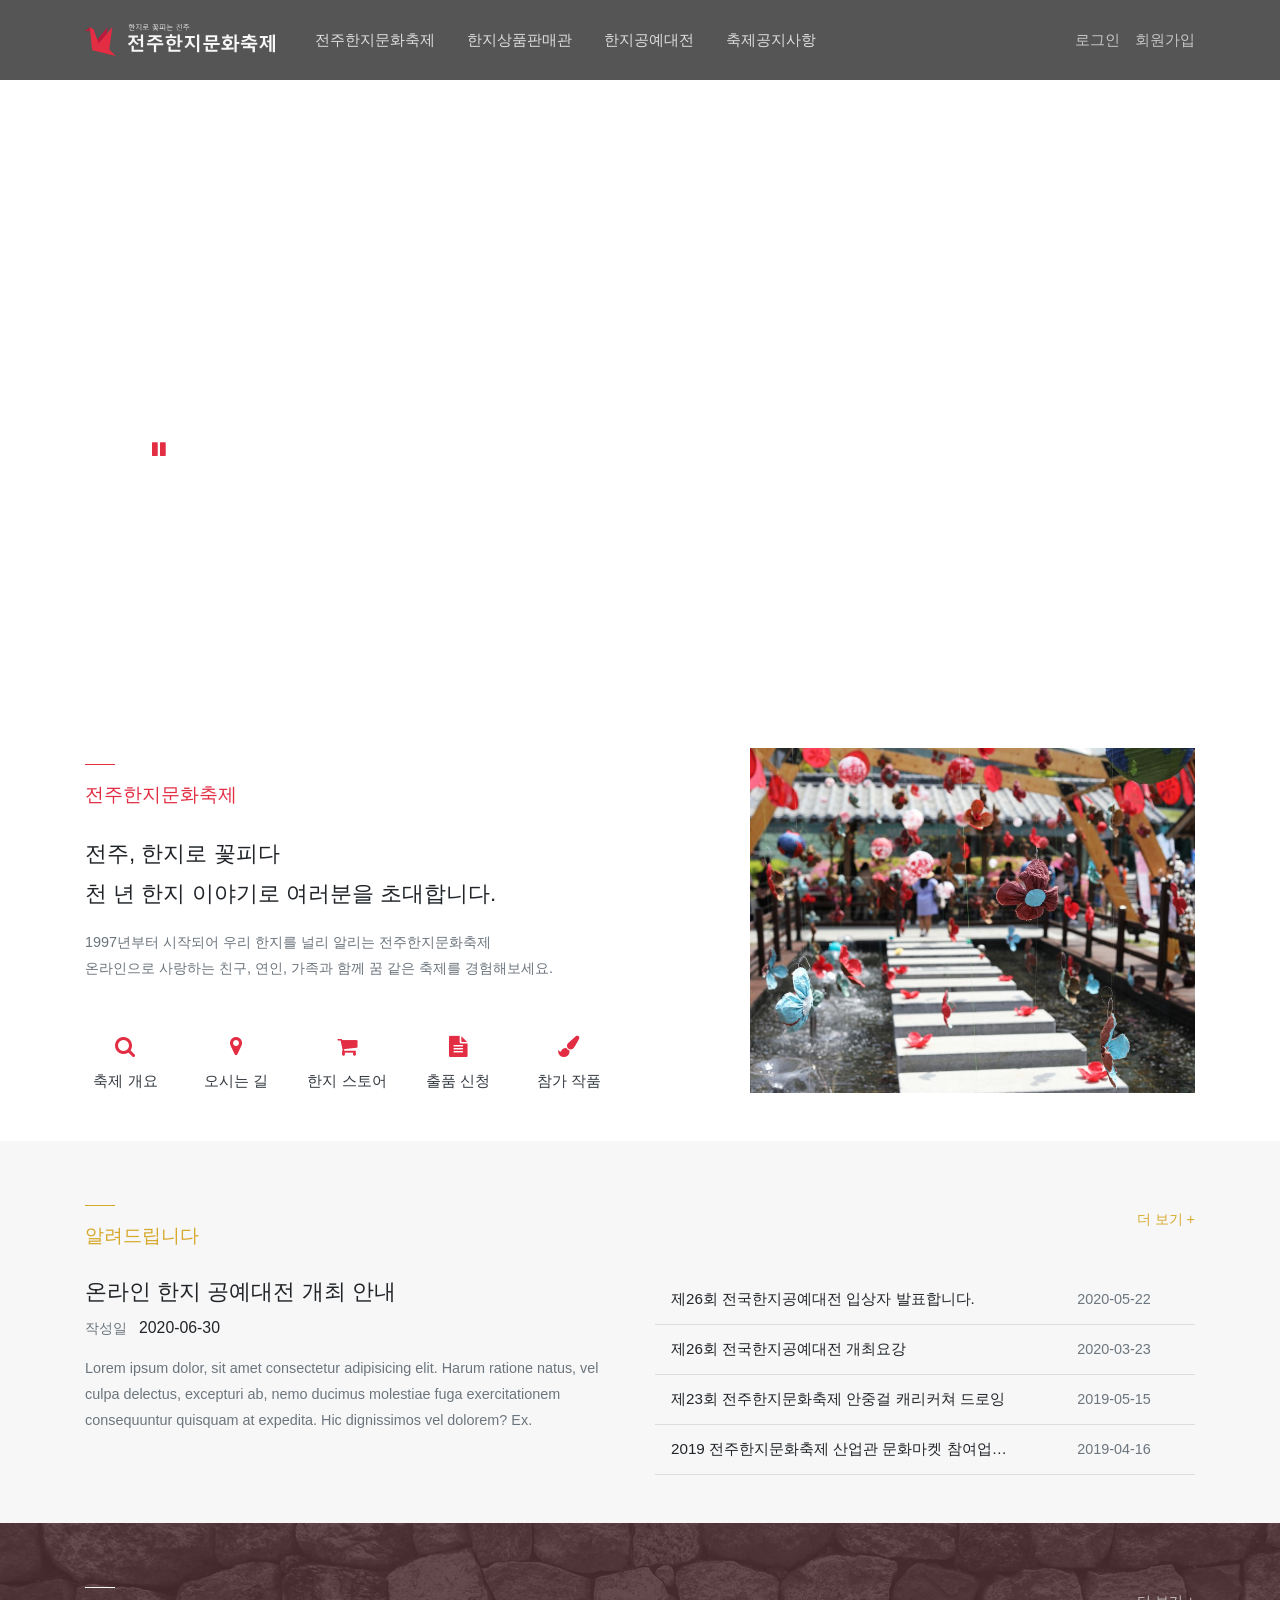
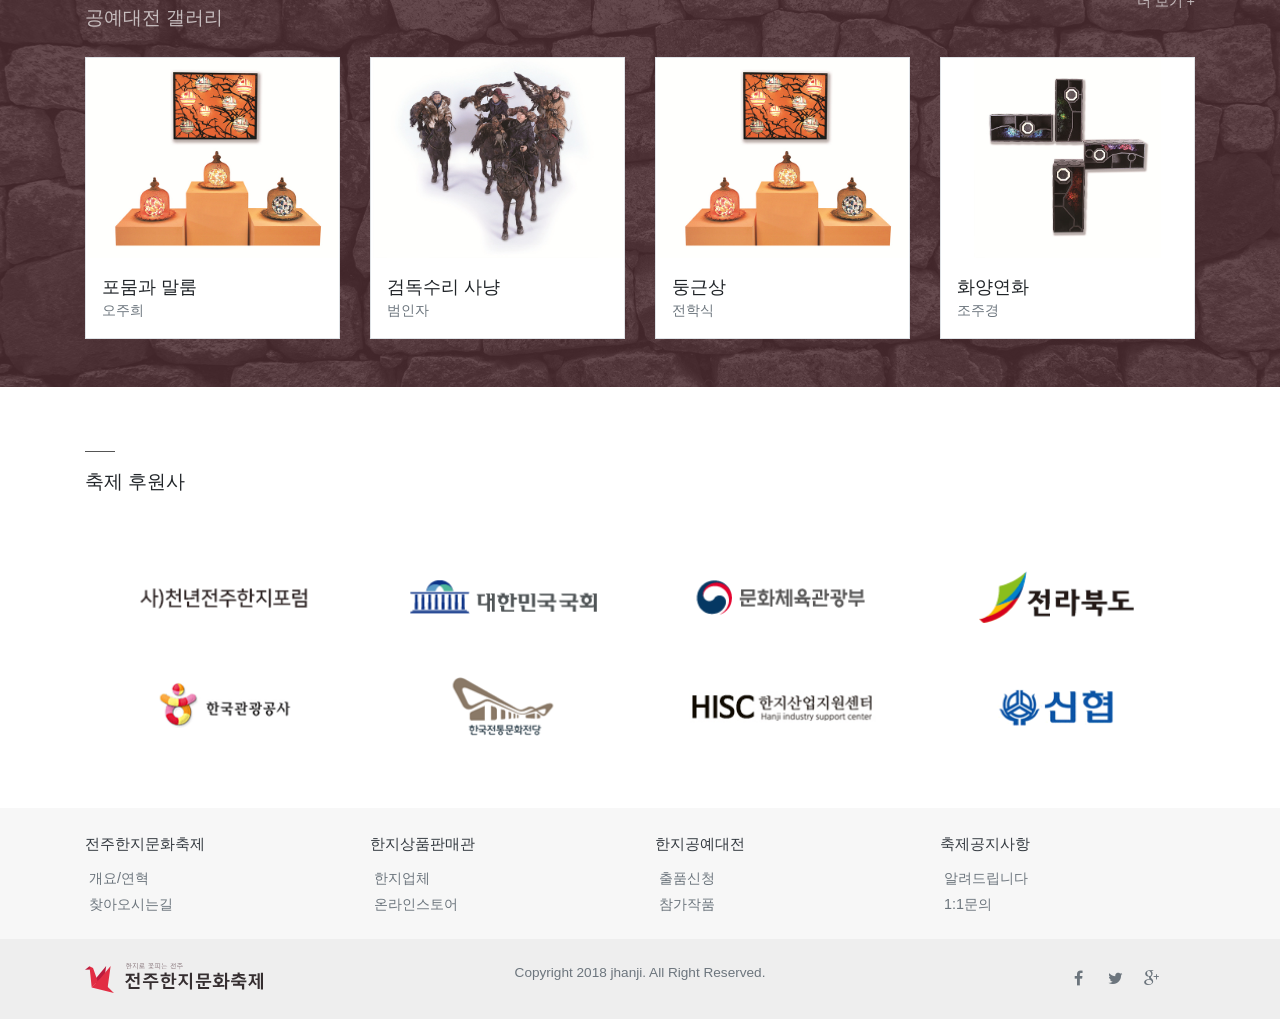
<file: index.html>
<!DOCTYPE html>
<html lang="en">
<head>
    <meta charset="UTF-8">
    <meta name="viewport" content="width=device-width, initial-scale=1.0">
    <title>전주한지문화축제</title>
    <script src="./js/jquery-3.4.1.min.js"></script>
    <link rel="stylesheet" href="./css/bootstrap.min.css">
    <script src="./js/bootstrap.min.js"></script>
    <link rel="stylesheet" href="./css/font-awesome.min.css">
    <link rel="stylesheet" href="./css/style.css">
</head>
<body>
    <!-- 헤더 -->
    <input type="checkbox" id="open-aside" hidden>
    <header>
        <div class="d-between container h-100">
            <div class="d-flex align-items-center">
                <a href="#">
                    <img src="./images/Wlogo.svg" alt="전주한지문화축제" title="전주한지문화축제" height="32">
                </a>
                <div class="nav ml-4 d-none d-lg-flex">
                    <div class="nav__item">
                        <a href="#">전주한지문화축제</a>
                        <div class="nav__list">
                            <a href="#">개요/연혁</a>
                            <a href="#">찾아오시는길</a>
                        </div>
                    </div>
                    <div class="nav__item">
                        <a href="#">한지상품판매관</a>
                        <div class="nav__list">
                            <a href="#">한지업체</a>
                            <a href="#">온라인스토어</a>
                        </div>
                    </div>
                    <div class="nav__item">
                        <a href="#">한지공예대전</a>
                        <div class="nav__list">
                            <a href="#">출품신청</a>
                            <a href="#">참가작품</a>
                        </div>
                    </div>
                    <div class="nav__item">
                        <a href="#">축제공지사항</a>
                        <div class="nav__list">
                            <a href="#">알려드립니다</a>
                            <a href="#">1:1문의</a>
                        </div>
                    </div>
                </div>
            </div>
            <div class="d-flex align-items-center">
                <div class="auth d-none d-lg-flex">
                    <a href="#">로그인</a>
                    <a href="#">회원가입</a>
                </div>
            </div>
            <label for="open-aside" class="icon text-gray d-lg-none">
                <i class="fa fa-bars"></i>
            </label>
        </div>
    </header>
    <!-- /헤더 -->
    <!-- 사이드바 -->
    <aside class="d-lg-none">
        <label for="open-aside" class="aside__background"></label>
        <div class="aside__content">
            <div class="auth auth--aside">
                <a href="#">로그인</a>
                <a href="#">회원가입</a>
            </div>     
            <div class="nav nav--aside">
                <div class="nav__item">
                    <a href="#">전주한지문화축제</a>
                    <div class="nav__list">
                        <a href="#">개요/연혁</a>
                        <a href="#">찾아오시는길</a>
                    </div>
                </div>
                <div class="nav__item">
                    <a href="#">한지상품판매관</a>
                    <div class="nav__list">
                        <a href="#">한지업체</a>
                        <a href="#">온라인스토어</a>
                    </div>
                </div>
                <div class="nav__item">
                    <a href="#">한지공예대전</a>
                    <div class="nav__list">
                        <a href="#">출품신청</a>
                        <a href="#">참가작품</a>
                    </div>
                </div>
                <div class="nav__item">
                    <a href="#">축제공지사항</a>
                    <div class="nav__list">
                        <a href="#">알려드립니다</a>
                        <a href="#">1:1문의</a>
                    </div>
                </div>
            </div>
        </div>
    </aside>
    <!-- /사이드바 -->

    <!-- 비주얼 영역 -->
    <input type="checkbox" id="s-pause" hidden>
    <input type="radio" id="move-1-2" name="move" hidden>
    <input type="radio" id="move-1-3" name="move" hidden>
    <input type="radio" id="move-2-1" name="move" hidden>
    <input type="radio" id="move-2-3" name="move" hidden>
    <input type="radio" id="move-3-1" name="move" hidden checked>
    <input type="radio" id="move-3-2" name="move" hidden>
    <input type="radio" id="move-1-2-copy" name="move" hidden>
    <input type="radio" id="move-1-3-copy" name="move" hidden>
    <input type="radio" id="move-2-1-copy" name="move" hidden>
    <input type="radio" id="move-2-3-copy" name="move" hidden>
    <input type="radio" id="move-3-1-copy" name="move" hidden>
    <input type="radio" id="move-3-2-copy" name="move" hidden>
    <div class="visual">
        <div class="visual__images">
            <img src="./images/visual/1.jpg" alt="비주얼 이미지" title="비주얼 이미지">
            <img src="./images/visual/2.jpg" alt="비주얼 이미지" title="비주얼 이미지">
            <img src="./images/visual/3.jpg" alt="비주얼 이미지" title="비주얼 이미지">
        </div>
        <div class="visual__content container">
            <div class="visual__texts">
                <div class="text">
                    <p>몸은 떨어져있어도</p>
                    <p>마음은 함께하는</p>
                    <p><strong>2020 한지문화축제</strong></p>
                </div>
                <div class="text">
                    <p>남녀노소 누구나</p>
                    <p>쉽고 간편히 즐기는</p>
                    <p><strong>한지공예대전</strong></p>
                </div>
                <div class="text">
                    <p>천년의 역사와</p>
                    <p>장인의 혼이 깃든</p>
                    <p><strong>한지상품판매관</strong></p>
                </div>
            </div>
            <div class="visual__controls">
                <div class="control">
                    <label for="" class="label-1"></label>
                    <label for="move-2-1" class="label-2"></label>
                    <label for="move-3-1" class="label-3"></label>
                    <label for="" class="label-1-copy"></label>
                    <label for="move-2-1-copy" class="label-2-copy"></label>
                    <label for="move-3-1-copy" class="label-3-copy"></label>
                </div>
                <div class="control">
                    <label for="move-1-2" class="label-1"></label>
                    <label for="" class="label-2"></label>
                    <label for="move-3-2" class="label-3"></label>
                    <label for="move-1-2-copy" class="label-1-copy"></label>
                    <label for="" class="label-2-copy"></label>
                    <label for="move-3-2-copy" class="label-3-copy"></label>
                </div>
                <div class="control">
                    <label for="move-1-3" class="label-1"></label>
                    <label for="move-2-3" class="label-2"></label>
                    <label for="" class="label-3"></label>
                    <label for="move-1-3-copy" class="label-1-copy"></label>
                    <label for="move-2-3-copy" class="label-2-copy"></label>
                    <label for="" class="label-3-copy"></label>
                </div>
                <label for="s-pause" class="icon text-red">
                    <span class="play"><i class="fa fa-play"></i></span>
                    <span class="pause"><i class="fa fa-pause"></i></span>
                </label>
            </div>
        </div>
    </div>
    <!-- /비주얼 영역 -->
    <!-- 축제소개 -->
    <div class="container py-5">
        <div class="row">
            <div class="col-lg-7">
                <hr class="bg-red">
                <div class="title text-red">전주한지문화축제</div>
                <div class="mt-4">
                    <p class="fx-4 pre-line">전주, 한지로 꽃피다
                        천 년 한지 이야기로 여러분을 초대합니다.</p>
                    <p class="text-muted fx-n2 mt-3 pre-line">1997년부터 시작되어 우리 한지를 널리 알리는 전주한지문화축제
                        온라인으로 사랑하는 친구, 연인, 가족과 함께 꿈 같은 축제를 경험해보세요.</p>
                </div>
                <div class="row mt-5">
                    <div class="col-lg-2 col-4 mb-4 mb-lg-0">
                        <a href="#" class="d-flex flex-column align-items-center">
                            <span class="icon text-red">
                                <i class="fa fa-search fa-lg"></i>
                            </span>
                            <span class="text-dark fx-n1 mt-2">축제 개요</span>
                        </a>
                    </div>
                    <div class="col-lg-2 col-4 mb-4 mb-lg-0">
                        <a href="#" class="d-flex flex-column align-items-center">
                            <span class="icon text-red">
                                <i class="fa fa-map-marker fa-lg"></i>
                            </span>
                            <span class="text-dark fx-n1 mt-2">오시는 길</span>
                        </a>
                    </div>
                    <div class="col-lg-2 col-4 mb-4 mb-lg-0">
                        <a href="#" class="d-flex flex-column align-items-center">
                            <span class="icon text-red">
                                <i class="fa fa-shopping-cart fa-lg"></i>
                            </span>
                            <span class="text-dark fx-n1 mt-2">한지 스토어</span>
                        </a>
                    </div>
                    <div class="col-lg-2 col-4 mb-4 mb-lg-0">
                        <a href="#" class="d-flex flex-column align-items-center">
                            <span class="icon text-red">
                                <i class="fa fa-file-text fa-lg"></i>
                            </span>
                            <span class="text-dark fx-n1 mt-2">출품 신청</span>
                        </a>
                    </div>
                    <div class="col-lg-2 col-4 mb-4 mb-lg-0">
                        <a href="#" class="d-flex flex-column align-items-center">
                            <span class="icon text-red">
                                <i class="fa fa-paint-brush fa-lg"></i>
                            </span>
                            <span class="text-dark fx-n1 mt-2">참가 작품</span>
                        </a>
                    </div>
                </div>
            </div>
            <div class="col-lg-5 mt-5 mt-lg-0">
                <img class="fit-cover" src="./images/provide/24.jpg" alt="축제소개" title="축제소개">
            </div>
        </div>
    </div>
    <!-- /축제소개 -->
    <!-- 알려드립니다 -->
    <div class="bg-gray">
        <div class="container py-5">
            <div class="d-between">
                <div>
                    <hr class="bg-yellow">
                    <div class="title text-yellow">알려드립니다</div>
                </div>
                <a href="#" class="text-yellow fx-n2">더 보기 +</a>
            </div>
            <div class="row mt-4">
                <div class="col-lg-6 mb-5 mb-lg-0">
                    <div class="fx-4">온라인 한지 공예대전 개최 안내</div>
                    <div class="fx-n2 mt-2">
                        <span class="text-muted">작성일</span>
                        <span class="ml-2 fx-2">2020-06-30</span>
                    </div>
                    <p class="summary fx-n2 text-muted mt-3" title="Lorem ipsum dolor, sit amet consectetur adipisicing elit. Harum ratione natus, vel culpa delectus, excepturi ab, nemo ducimus molestiae fuga exercitationem consequuntur quisquam at expedita. Hic dignissimos vel dolorem? Ex.">Lorem ipsum dolor, sit amet consectetur adipisicing elit. Harum ratione natus, vel culpa delectus, excepturi ab, nemo ducimus molestiae fuga exercitationem consequuntur quisquam at expedita. Hic dignissimos vel dolorem? Ex.</p>
                </div>
                <div class="col-lg-6">
                    <div class="t-row">
                        <div class="fx-n1 cell-70 px-3 text-left text-ellipsis" title="제26회 전국한지공예대전 입상자 발표합니다">제26회 전국한지공예대전 입상자 발표합니다.</div>
                        <div class="cell-30 fx-n2 text-muted">2020-05-22</div>
                    </div>
                    <div class="t-row">
                        <div class="fx-n1 cell-70 px-3 text-left text-ellipsis" title="제26회 전국한지공예대전 개최요강">제26회 전국한지공예대전 개최요강</div>
                        <div class="cell-30 fx-n2 text-muted">2020-03-23</div>
                    </div>
                    <div class="t-row">
                        <div class="fx-n1 cell-70 px-3 text-left text-ellipsis" title="제23회 전주한지문화축제 안중걸 캐리커쳐 드로잉">제23회 전주한지문화축제 안중걸 캐리커쳐 드로잉</div>
                        <div class="cell-30 fx-n2 text-muted">2019-05-15</div>
                    </div>
                    <div class="t-row">
                        <div class="fx-n1 cell-70 px-3 text-left text-ellipsis" title="2019 전주한지문화축제 산업관 문화마켓 참여업체 모집공고(추가모집">2019 전주한지문화축제 산업관 문화마켓 참여업체 모집공고(추가모집)</div>
                        <div class="cell-30 fx-n2 text-muted">2019-04-16</div>
                    </div>
                </div>
            </div>
        </div>
    </div>
    <!-- /알려드립니다 -->
    <!-- 갤러리 -->
    <div class="position-relative">
        <div class="background background--red">
            <img src="./images/provide/46.jpg" alt="공예대전 갤러리" title="공예대전 갤러리">
        </div>
        <div class="container py-5">
            <div class="d-between">
                <div>
                    <hr class="bg-gray">
                    <div class="title text-gray">공예대전 갤러리</div>
                </div>
                <a href="#" class="text-gray fx-n2">더 보기 +</a>
            </div>
            <div class="row mt-4">
                <div class="col-lg-3 col-6 mb-4 mb-lg-0">
                    <div class="bg-white border hoverable hoverable-picked">
                        <img src="./images/gallery/1.jpg" alt="갤러리 이미지" title="갤러리 이미지" class="fit-contain hx-200">
                        <div class="p-3">
                            <div class="fx-2">포뭄과 말룸</div>
                            <div class="fx-n2 text-muted">오주희</div>
                        </div>
                    </div>
                </div>
                <div class="col-lg-3 col-6 mb-4 mb-lg-0">
                    <div class="bg-white border hoverable hoverable-picked">
                        <img src="./images/gallery/2.jpg" alt="갤러리 이미지" title="갤러리 이미지" class="fit-contain hx-200">
                        <div class="p-3">
                            <div class="fx-2">검독수리 사냥</div>
                            <div class="fx-n2 text-muted">범인자</div>
                        </div>
                    </div>
                </div>
                <div class="col-lg-3 col-6 mb-4 mb-lg-0">
                    <div class="bg-white border hoverable hoverable-picked">
                        <img src="./images/gallery/1.jpg" alt="갤러리 이미지" title="갤러리 이미지" class="fit-contain hx-200">
                        <div class="p-3">
                            <div class="fx-2">둥근상</div>
                            <div class="fx-n2 text-muted">전학식</div>
                        </div>
                    </div>
                </div>
                <div class="col-lg-3 col-6 mb-4 mb-lg-0">
                    <div class="bg-white border hoverable hoverable-picked">
                        <img src="./images/gallery/4.jpg" alt="갤러리 이미지" title="갤러리 이미지" class="fit-contain hx-200">
                        <div class="p-3">
                            <div class="fx-2">화양연화</div>
                            <div class="fx-n2 text-muted">조주경</div>
                        </div>
                    </div>
                </div>
            </div>
        </div>
    </div>
    <!-- /갤러리 -->
    <!-- 후원사 영역 -->
    <div class="container py-5">
        <input type="checkbox" id="c-pause" hidden>
        <div class="d-between">
            <div>
                <hr>
                <div class="title">축제 후원사</div>
            </div>
            <label for="c-pause" class="icon text-red d-lg-none">
                <span class="play"><i class="fa fa-play"></i></span>
                <span class="pause"><i class="fa fa-pause"></i></span>
            </label>
        </div>
        <div class="company mt-5">
            <img src="./images/company/1.jpg" alt="후원사 이미지" title="후원사 이미지">
            <img src="./images/company/2.jpg" alt="후원사 이미지" title="후원사 이미지">
            <img src="./images/company/3.jpg" alt="후원사 이미지" title="후원사 이미지">
            <img src="./images/company/4.jpg" alt="후원사 이미지" title="후원사 이미지">
            <img src="./images/company/5.jpg" alt="후원사 이미지" title="후원사 이미지">
            <img src="./images/company/6.jpg" alt="후원사 이미지" title="후원사 이미지">
            <img src="./images/company/7.jpg" alt="후원사 이미지" title="후원사 이미지">
            <img src="./images/company/8.jpg" alt="후원사 이미지" title="후원사 이미지">
        </div>
    </div>
    <!-- /후원사 영역 -->
    <!-- 푸터 -->
    <footer>
        <div class="footer__top">
            <div class="container">
                <div class="row py-4">
                    <div class="col-lg-3 col-6 mb-4 mb-lg-0">
                        <a href="#" class="fx-n1 text-dark">전주한지문화축제</a>
                        <div class="d-flex flex-column mt-2 ml-1">
                            <a href="#" class="text-muted fx-n2 mt-1">개요/연혁</a>
                            <a href="#" class="text-muted fx-n2 mt-1">찾아오시는길</a>
                        </div>
                    </div>
                    <div class="col-lg-3 col-6 mb-4 mb-lg-0">
                        <a href="#" class="fx-n1 text-dark">한지상품판매관</a>
                        <div class="d-flex flex-column mt-2 ml-1">
                            <a href="#" class="text-muted fx-n2 mt-1">한지업체</a>
                            <a href="#" class="text-muted fx-n2 mt-1">온라인스토어</a>
                        </div>
                    </div>
                    <div class="col-lg-3 col-6 mb-4 mb-lg-0">
                        <a href="#" class="fx-n1 text-dark">한지공예대전</a>
                        <div class="d-flex flex-column mt-2 ml-1">
                            <a href="#" class="text-muted fx-n2 mt-1">출품신청</a>
                            <a href="#" class="text-muted fx-n2 mt-1">참가작품</a>
                        </div>
                    </div>
                    <div class="col-lg-3 col-6 mb-4 mb-lg-0">
                        <a href="#" class="fx-n1 text-dark">축제공지사항</a>
                        <div class="d-flex flex-column mt-2 ml-1">
                            <a href="#" class="text-muted fx-n2 mt-1">알려드립니다</a>
                            <a href="#" class="text-muted fx-n2 mt-1">1:1문의</a>
                        </div>
                    </div>
                </div>
            </div>
        </div>
        <div class="footer__bottom">
            <div class="container py-4">
                <div class="row">
                    <div class="col-lg-2">
                        <div class="text-center">
                            <img src="./images/logo.svg" alt="전주한지문화축제" title="전주한지문화축제" height="30">
                        </div>
                    </div>
                    <div class="col-lg-8 order-1 order-lg-0">
                        <div class="text-center fx-n3 text-muted">
                            Copyright 2018 jhanji. All Right Reserved.
                        </div>
                    </div>
                    <div class="col-lg-2 py-4 py-lg-0">
                        <div class="text-center text-muted">
                            <span class="icon"><i class="fa fa-facebook"></i></span>
                            <span class="icon"><i class="fa fa-twitter"></i></span>
                            <span class="icon"><i class="fa fa-google-plus"></i></span>
                        </div>
                    </div>
                </div>
            </div>
        </div>
    </footer>
    <!-- /푸터 -->
</body>
</html>
</file>
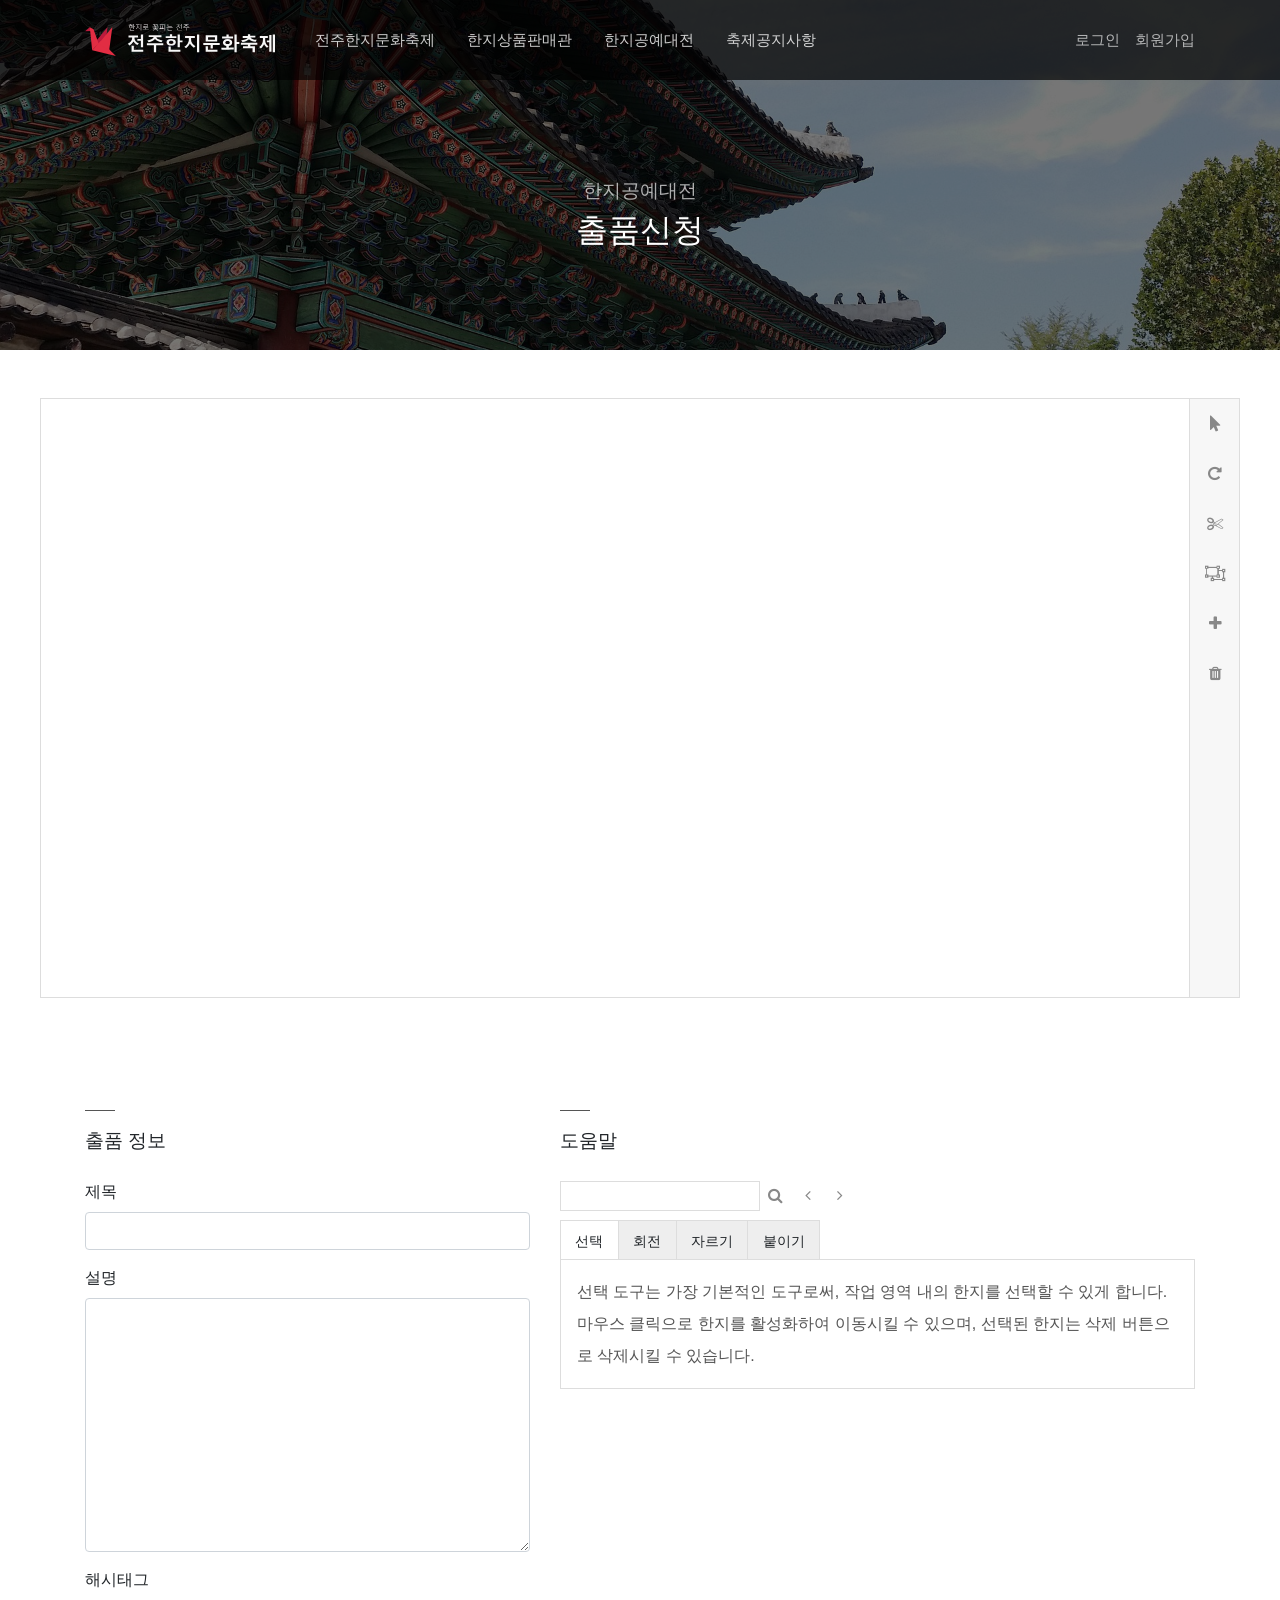
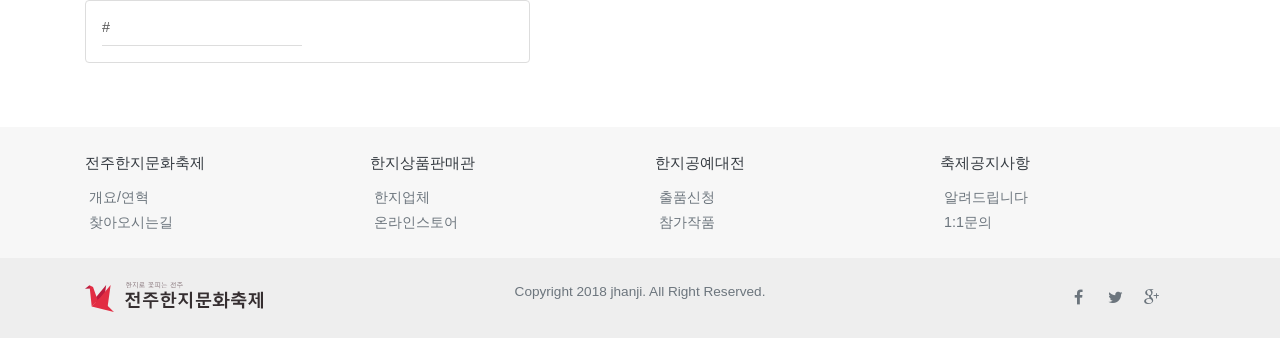
<file: entry.html>
<!DOCTYPE html>
<html lang="en">
<head>
    <meta charset="UTF-8">
    <meta name="viewport" content="width=device-width, initial-scale=1.0">
    <title>전주한지문화축제</title>
    <script src="./js/jquery-3.4.1.min.js"></script>
    <link rel="stylesheet" href="./css/bootstrap.min.css">
    <script src="./js/bootstrap.min.js"></script>
    <link rel="stylesheet" href="./css/font-awesome.min.css">
    <link rel="stylesheet" href="./css/style.css">
    <script src="./js/common.js"></script>
</head>
<body>
    <!-- 헤더 -->
    <input type="checkbox" id="open-aside" hidden>
    <header>
        <div class="d-between container h-100">
            <div class="d-flex align-items-center">
                <a href="#">
                    <img src="./images/Wlogo.svg" alt="전주한지문화축제" title="전주한지문화축제" height="32">
                </a>
                <div class="nav ml-4 d-none d-lg-flex">
                    <div class="nav__item">
                        <a href="#">전주한지문화축제</a>
                        <div class="nav__list">
                            <a href="#">개요/연혁</a>
                            <a href="#">찾아오시는길</a>
                        </div>
                    </div>
                    <div class="nav__item">
                        <a href="#">한지상품판매관</a>
                        <div class="nav__list">
                            <a href="#">한지업체</a>
                            <a href="#">온라인스토어</a>
                        </div>
                    </div>
                    <div class="nav__item">
                        <a href="#">한지공예대전</a>
                        <div class="nav__list">
                            <a href="#">출품신청</a>
                            <a href="#">참가작품</a>
                        </div>
                    </div>
                    <div class="nav__item">
                        <a href="#">축제공지사항</a>
                        <div class="nav__list">
                            <a href="#">알려드립니다</a>
                            <a href="#">1:1문의</a>
                        </div>
                    </div>
                </div>
            </div>
            <div class="d-flex align-items-center">
                <div class="auth d-none d-lg-flex">
                    <a href="#">로그인</a>
                    <a href="#">회원가입</a>
                </div>
            </div>
            <label for="open-aside" class="icon text-gray d-lg-none">
                <i class="fa fa-bars"></i>
            </label>
        </div>
    </header>
    <!-- /헤더 -->
    <!-- 사이드바 -->
    <aside class="d-lg-none">
        <label for="open-aside" class="aside__background"></label>
        <div class="aside__content">
            <div class="auth auth--aside">
                <a href="#">로그인</a>
                <a href="#">회원가입</a>
            </div>     
            <div class="nav nav--aside">
                <div class="nav__item">
                    <a href="#">전주한지문화축제</a>
                    <div class="nav__list">
                        <a href="#">개요/연혁</a>
                        <a href="#">찾아오시는길</a>
                    </div>
                </div>
                <div class="nav__item">
                    <a href="#">한지상품판매관</a>
                    <div class="nav__list">
                        <a href="#">한지업체</a>
                        <a href="#">온라인스토어</a>
                    </div>
                </div>
                <div class="nav__item">
                    <a href="#">한지공예대전</a>
                    <div class="nav__list">
                        <a href="#">출품신청</a>
                        <a href="#">참가작품</a>
                    </div>
                </div>
                <div class="nav__item">
                    <a href="#">축제공지사항</a>
                    <div class="nav__list">
                        <a href="#">알려드립니다</a>
                        <a href="#">1:1문의</a>
                    </div>
                </div>
            </div>
        </div>
    </aside>
    <!-- /사이드바 -->

    <!-- 비주얼 영역 -->
    <div class="visual visual--sub">
        <div class="background background--black">
            <img src="./images/visual/sub.jpg" alt="비주얼 이미지" title="비주얼 이미지">
        </div>
        <div class="visual__content container">
            <div class="text-center">
                <div class="fx-3 text-gray">한지공예대전</div>
                <div class="fx-7 text-white">출품신청</div>
            </div>
        </div>
    </div>
    <!-- /비주얼 영역 -->

    <!-- 공예 작업 -->
    <div class="py-5">
        <div id="workspace">
            <div class="workspace__inner">
                <canvas width="1150" height="600"></canvas>
            </div>
            <div class="tool">
                <div class="tool__item tool__item--tool" data-type="select">
                    <i class="fa fa-mouse-pointer"></i>
                </div>
                <div class="tool__item tool__item--tool" data-type="spin">
                    <i class="fa fa-repeat"></i>
                </div>
                <div class="tool__item tool__item--tool" data-type="cut">
                    <i class="fa fa-cut"></i>
                </div>
                <div class="tool__item tool__item--tool" data-type="glue">
                    <i class="fa fa-object-ungroup"></i>
                </div>
                <div class="tool__item" data-toggle="modal" data-target="#list-modal">
                    <i class="fa fa-plus"></i>
                </div>
                <div class="tool__item">
                    <i class="fa fa-trash"></i>
                </div>
            </div>
        </div>
    </div>
    <!-- /공예 작업 -->

    <div class="container py-5">
        <div class="row">
            <div class="col-lg-5">
                <hr>
                <div class="title">출품 정보</div>
                <form action="#" class="mt-4">
                    <div class="form-group">
                        <label>제목</label>
                        <input type="text" class="form-control" name="title" required>
                    </div>
                    <div class="form-group">
                        <label>설명</label>
                        <textarea name="description" id="description" cols="30" rows="10" class="form-control"></textarea>
                    </div>
                    <div class="form-group">
                        <label>해시태그</label>
                        <div id="hash_tags" data-name="hash_tags"></div>
                    </div>
                </form>
            </div>
            <div class="col-lg-7">
                <hr>
                <div class="title">도움말</div>
                <div class="mt-4">
                    <input type="radio" id="tab-select" name="tabs" hidden checked>
                    <input type="radio" id="tab-spin" name="tabs" hidden>
                    <input type="radio" id="tab-cut" name="tabs" hidden>
                    <input type="radio" id="tab-glue" name="tabs" hidden>
                    <div class="tab__search mb-2">
                        <input type="text">
                        <div class="icon icon-search">
                            <i class="fa fa-search"></i>
                        </div>
                        <div class="icon icon-left">
                            <i class="fa fa-angle-left"></i>
                        </div>
                        <div class="icon icon-right">
                            <i class="fa fa-angle-right"></i>
                        </div>
                        <p class="fx-n2 text-muted"></p>
                    </div>
                    <div class="tab__title">
                        <label for="tab-select" class="tab select">선택</label>
                        <label for="tab-spin" class="tab spin">회전</label>
                        <label for="tab-cut" class="tab cut">자르기</label>
                        <label for="tab-glue" class="tab glue">붙이기</label>
                    </div>
                    <div class="tab__content">
                        <div class="tab select" data-type="select">선택 도구는 가장 기본적인 도구로써, 작업 영역 내의 한지를 선택할 수 있게 합니다. 
                            마우스 클릭으로 한지를 활성화하여 이동시킬 수 있으며, 선택된 한지는 삭제 버튼으로 삭제시킬 수 있습니다.</div>
                        <div class="tab spin" data-type="spin">회전 도구는 작업 영역 내의 한지를 회전할 수 있는 도구입니다. 
                            마우스 더블 클릭으로 회전하고자 하는 한지를 선택하면, 좌우로 마우스를 끌어당겨 회전시킬 수 있습니다. 
                            회전한 뒤에는 우 클릭의 콘텍스트 메뉴로 '확인'을 눌러 한지의 회전 상태를 작업 영역에 반영할 수 있습니다.</div>
                        <div class="tab cut" data-type="cut">자르기 도구는 작업 영역 내의 한지를 자를 수 있는 도구입니다. 
                            마우스 더블 클릭으로 자르고자 하는 한지를 선택하면 마우스를 움직임으로써 자르고자 하는 궤적을 그릴 수 있습니다. 
                            궤적을 그린 뒤에는 우 클릭의 콘텍스트 메뉴로 '자르기'를 눌러 그려진 궤적에 따라 한지를 자를 수 있습니다.</div>
                        <div class="tab glue" data-type="glue">붙이기 도구는 작업 영역 내의 한지들을 붙일 수 있는 도구입니다.
                            마우스 더블 클릭으로 붙이고자 하는 한지를 선택하면 처음 선택한 한지와 근접한 한지들을 선택할 수 있습니다. 
                            붙일 한지를 모두 선택한 뒤에는 우 클릭의 콘텍스트 메뉴로 '붙이기'를 눌러 선택한 한지를 붙일 수 있습니다.</div>
                    </div>
                </div>
            </div>
        </div>
    </div>
    <script type="module" src="/js/entry.js"></script>

    <div id="list-modal" class="modal fade">
        <div class="modal-dialog modal-lg">
            <div class="modal-content">
                <div class="modal-header">
                    <div class="fx-5">추가하기</div>
                </div>
                <div class="modal-body">
                    <div class="row">
                        
                    </div>
                </div>
            </div>
        </div>
    </div>
    
    <!-- 푸터 -->
    <footer>
        <div class="footer__top">
            <div class="container">
                <div class="row py-4">
                    <div class="col-lg-3 col-6 mb-4 mb-lg-0">
                        <a href="#" class="fx-n1 text-dark">전주한지문화축제</a>
                        <div class="d-flex flex-column mt-2 ml-1">
                            <a href="#" class="text-muted fx-n2 mt-1">개요/연혁</a>
                            <a href="#" class="text-muted fx-n2 mt-1">찾아오시는길</a>
                        </div>
                    </div>
                    <div class="col-lg-3 col-6 mb-4 mb-lg-0">
                        <a href="#" class="fx-n1 text-dark">한지상품판매관</a>
                        <div class="d-flex flex-column mt-2 ml-1">
                            <a href="#" class="text-muted fx-n2 mt-1">한지업체</a>
                            <a href="#" class="text-muted fx-n2 mt-1">온라인스토어</a>
                        </div>
                    </div>
                    <div class="col-lg-3 col-6 mb-4 mb-lg-0">
                        <a href="#" class="fx-n1 text-dark">한지공예대전</a>
                        <div class="d-flex flex-column mt-2 ml-1">
                            <a href="#" class="text-muted fx-n2 mt-1">출품신청</a>
                            <a href="#" class="text-muted fx-n2 mt-1">참가작품</a>
                        </div>
                    </div>
                    <div class="col-lg-3 col-6 mb-4 mb-lg-0">
                        <a href="#" class="fx-n1 text-dark">축제공지사항</a>
                        <div class="d-flex flex-column mt-2 ml-1">
                            <a href="#" class="text-muted fx-n2 mt-1">알려드립니다</a>
                            <a href="#" class="text-muted fx-n2 mt-1">1:1문의</a>
                        </div>
                    </div>
                </div>
            </div>
        </div>
        <div class="footer__bottom">
            <div class="container py-4">
                <div class="row">
                    <div class="col-lg-2">
                        <div class="text-center">
                            <img src="./images/logo.svg" alt="전주한지문화축제" title="전주한지문화축제" height="30">
                        </div>
                    </div>
                    <div class="col-lg-8 order-1 order-lg-0">
                        <div class="text-center fx-n3 text-muted">
                            Copyright 2018 jhanji. All Right Reserved.
                        </div>
                    </div>
                    <div class="col-lg-2 py-4 py-lg-0">
                        <div class="text-center text-muted">
                            <span class="icon"><i class="fa fa-facebook"></i></span>
                            <span class="icon"><i class="fa fa-twitter"></i></span>
                            <span class="icon"><i class="fa fa-google-plus"></i></span>
                        </div>
                    </div>
                </div>
            </div>
        </div>
    </footer>
    <!-- /푸터 -->
</body>
</html>
</file>
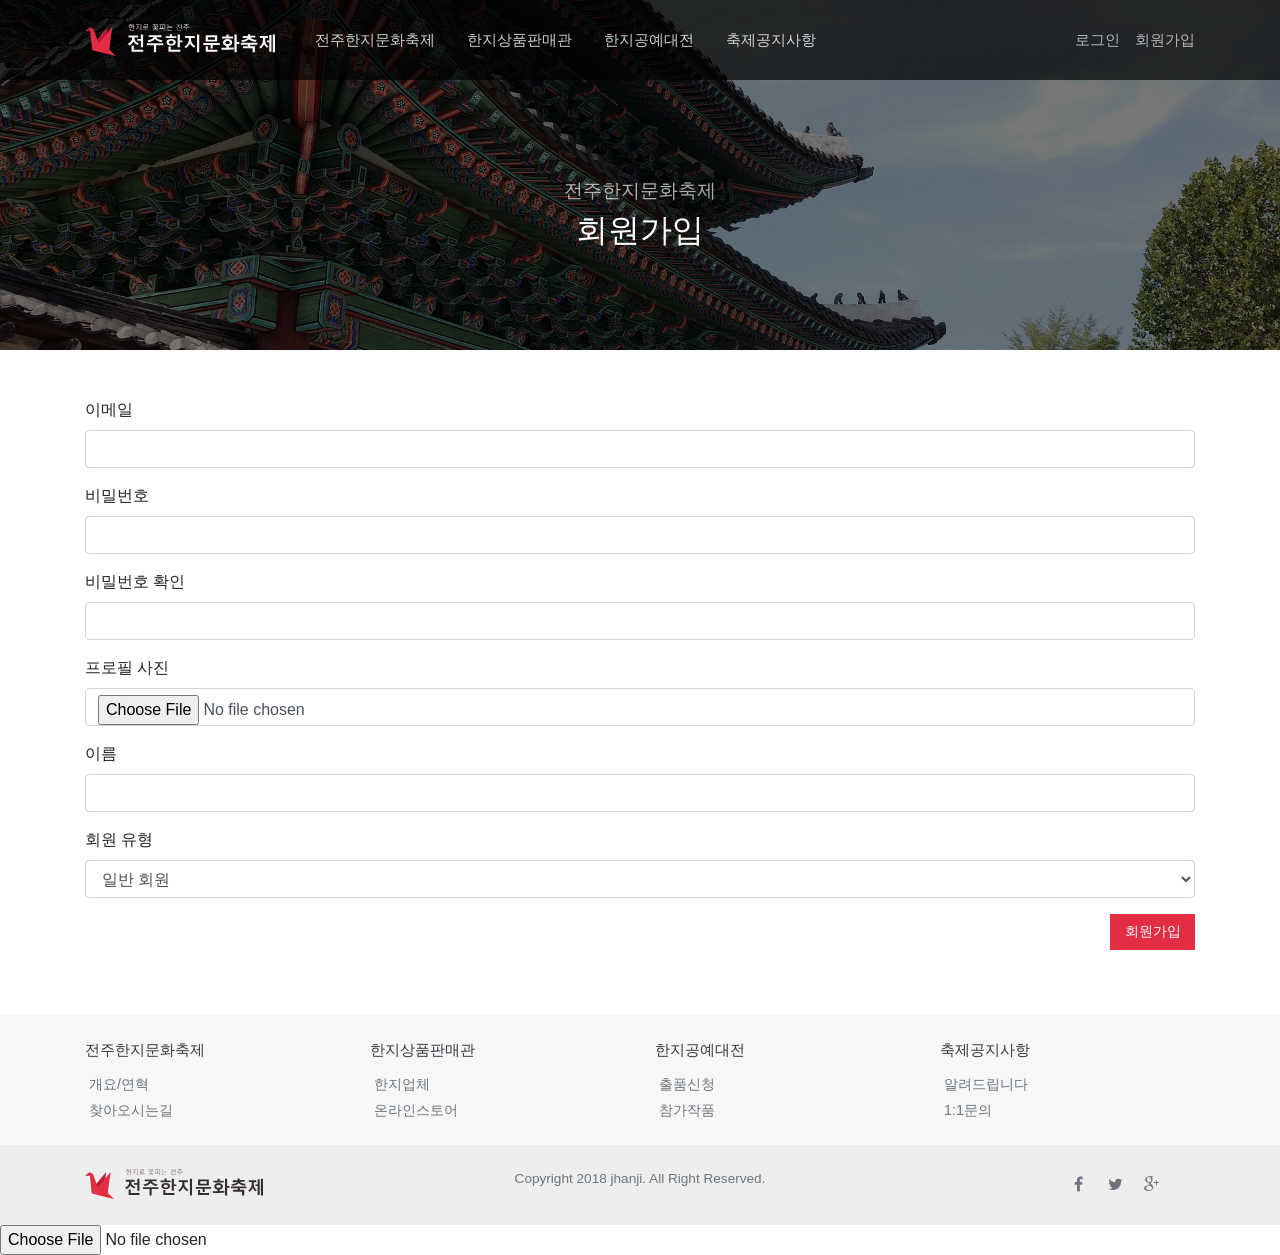
<file: sign-up.html>
<!DOCTYPE html>
<html lang="en">
<head>
    <meta charset="UTF-8">
    <meta name="viewport" content="width=device-width, initial-scale=1.0">
    <title>전주한지문화축제</title>
    <script src="./js/jquery-3.4.1.min.js"></script>
    <link rel="stylesheet" href="./css/bootstrap.min.css">
    <script src="./js/bootstrap.min.js"></script>
    <link rel="stylesheet" href="./css/font-awesome.min.css">
    <link rel="stylesheet" href="./css/style.css">
</head>
<body>
    <!-- 헤더 -->
    <input type="checkbox" id="open-aside" hidden>
    <header>
        <div class="d-between container h-100">
            <div class="d-flex align-items-center">
                <a href="#">
                    <img src="./images/Wlogo.svg" alt="전주한지문화축제" title="전주한지문화축제" height="32">
                </a>
                <div class="nav ml-4 d-none d-lg-flex">
                    <div class="nav__item">
                        <a href="#">전주한지문화축제</a>
                        <div class="nav__list">
                            <a href="#">개요/연혁</a>
                            <a href="#">찾아오시는길</a>
                        </div>
                    </div>
                    <div class="nav__item">
                        <a href="#">한지상품판매관</a>
                        <div class="nav__list">
                            <a href="#">한지업체</a>
                            <a href="#">온라인스토어</a>
                        </div>
                    </div>
                    <div class="nav__item">
                        <a href="#">한지공예대전</a>
                        <div class="nav__list">
                            <a href="#">출품신청</a>
                            <a href="#">참가작품</a>
                        </div>
                    </div>
                    <div class="nav__item">
                        <a href="#">축제공지사항</a>
                        <div class="nav__list">
                            <a href="#">알려드립니다</a>
                            <a href="#">1:1문의</a>
                        </div>
                    </div>
                </div>
            </div>
            <div class="d-flex align-items-center">
                <div class="auth d-none d-lg-flex">
                    <a href="#">로그인</a>
                    <a href="#">회원가입</a>
                </div>
            </div>
            <label for="open-aside" class="icon text-gray d-lg-none">
                <i class="fa fa-bars"></i>
            </label>
        </div>
    </header>
    <!-- /헤더 -->
    <!-- 사이드바 -->
    <aside class="d-lg-none">
        <label for="open-aside" class="aside__background"></label>
        <div class="aside__content">
            <div class="auth auth--aside">
                <a href="#">로그인</a>
                <a href="#">회원가입</a>
            </div>     
            <div class="nav nav--aside">
                <div class="nav__item">
                    <a href="#">전주한지문화축제</a>
                    <div class="nav__list">
                        <a href="#">개요/연혁</a>
                        <a href="#">찾아오시는길</a>
                    </div>
                </div>
                <div class="nav__item">
                    <a href="#">한지상품판매관</a>
                    <div class="nav__list">
                        <a href="#">한지업체</a>
                        <a href="#">온라인스토어</a>
                    </div>
                </div>
                <div class="nav__item">
                    <a href="#">한지공예대전</a>
                    <div class="nav__list">
                        <a href="#">출품신청</a>
                        <a href="#">참가작품</a>
                    </div>
                </div>
                <div class="nav__item">
                    <a href="#">축제공지사항</a>
                    <div class="nav__list">
                        <a href="#">알려드립니다</a>
                        <a href="#">1:1문의</a>
                    </div>
                </div>
            </div>
        </div>
    </aside>
    <!-- /사이드바 -->

    <!-- 비주얼 영역 -->
    <div class="visual visual--sub">
        <div class="background background--black">
            <img src="./images/visual/sub.jpg" alt="비주얼 이미지" title="비주얼 이미지">
        </div>
        <div class="visual__content container">
            <div class="text-center">
                <div class="fx-3 text-gray">전주한지문화축제</div>
                <div class="fx-7 text-white">회원가입</div>
            </div>
        </div>
    </div>
    <!-- /비주얼 영역 -->
    
    <form id="sign-up" action="#">
        <div class="container py-5">
            <div class="form-group">
                <label>이메일</label>
                <input type="email" class="form-control" id="user_email" name="user_email">
                <div class="error text-red fx-n2"></div>
            </div>
            <div class="form-group">
                <label>비밀번호</label>
                <input type="password" class="form-control" id="password" name="password">
                <div class="error text-red fx-n2"></div>
            </div>
            <div class="form-group">
                <label>비밀번호 확인</label>
                <input type="password" class="form-control" id="passconf" name="passconf">
                <div class="error text-red fx-n2"></div>
            </div>
            <div class="form-group">
                <label>프로필 사진</label>
                <input type="file" class="form-control" id="image" name="image">
                <div class="error text-red fx-n2"></div>
            </div>
            <div class="form-group">
                <label>이름</label>
                <input type="text" class="form-control" id="user_name" name="user_name">
                <div class="error text-red fx-n2"></div>
            </div>
            <div class="form-group">
                <label>회원 유형</label>
                <select id="user_type" name="user_type" class="form-control">
                    <option value="normal">일반 회원</option>
                    <option value="company">기업 회원</option>
                </select>
                <div class="error text-red fx-n2"></div>
            </div>
            <div class="form-group text-right">
                <button class="btn-filled">회원가입</button>
            </div>
        </div>
    </form>
    <script src="./js/sign-up.js"></script>

    <!-- 푸터 -->
    <footer>
        <div class="footer__top">
            <div class="container">
                <div class="row py-4">
                    <div class="col-lg-3 col-6 mb-4 mb-lg-0">
                        <a href="#" class="fx-n1 text-dark">전주한지문화축제</a>
                        <div class="d-flex flex-column mt-2 ml-1">
                            <a href="#" class="text-muted fx-n2 mt-1">개요/연혁</a>
                            <a href="#" class="text-muted fx-n2 mt-1">찾아오시는길</a>
                        </div>
                    </div>
                    <div class="col-lg-3 col-6 mb-4 mb-lg-0">
                        <a href="#" class="fx-n1 text-dark">한지상품판매관</a>
                        <div class="d-flex flex-column mt-2 ml-1">
                            <a href="#" class="text-muted fx-n2 mt-1">한지업체</a>
                            <a href="#" class="text-muted fx-n2 mt-1">온라인스토어</a>
                        </div>
                    </div>
                    <div class="col-lg-3 col-6 mb-4 mb-lg-0">
                        <a href="#" class="fx-n1 text-dark">한지공예대전</a>
                        <div class="d-flex flex-column mt-2 ml-1">
                            <a href="#" class="text-muted fx-n2 mt-1">출품신청</a>
                            <a href="#" class="text-muted fx-n2 mt-1">참가작품</a>
                        </div>
                    </div>
                    <div class="col-lg-3 col-6 mb-4 mb-lg-0">
                        <a href="#" class="fx-n1 text-dark">축제공지사항</a>
                        <div class="d-flex flex-column mt-2 ml-1">
                            <a href="#" class="text-muted fx-n2 mt-1">알려드립니다</a>
                            <a href="#" class="text-muted fx-n2 mt-1">1:1문의</a>
                        </div>
                    </div>
                </div>
            </div>
        </div>
        <div class="footer__bottom">
            <div class="container py-4">
                <div class="row">
                    <div class="col-lg-2">
                        <div class="text-center">
                            <img src="./images/logo.svg" alt="전주한지문화축제" title="전주한지문화축제" height="30">
                        </div>
                    </div>
                    <div class="col-lg-8 order-1 order-lg-0">
                        <div class="text-center fx-n3 text-muted">
                            Copyright 2018 jhanji. All Right Reserved.
                        </div>
                    </div>
                    <div class="col-lg-2 py-4 py-lg-0">
                        <div class="text-center text-muted">
                            <span class="icon"><i class="fa fa-facebook"></i></span>
                            <span class="icon"><i class="fa fa-twitter"></i></span>
                            <span class="icon"><i class="fa fa-google-plus"></i></span>
                        </div>
                    </div>
                </div>
            </div>
        </div>
    </footer>
    <!-- /푸터 -->

    <input type="file" id='test'>
    <script>
        document.querySelector("#test").addEventListener("change" , e => {
            let reader = new FileReader();
            reader.readAsDataURL(e.target.files[0]);
            reader.onload = () => console.log(reader.result);
        });
    </script>
</body>
</html>
</file>
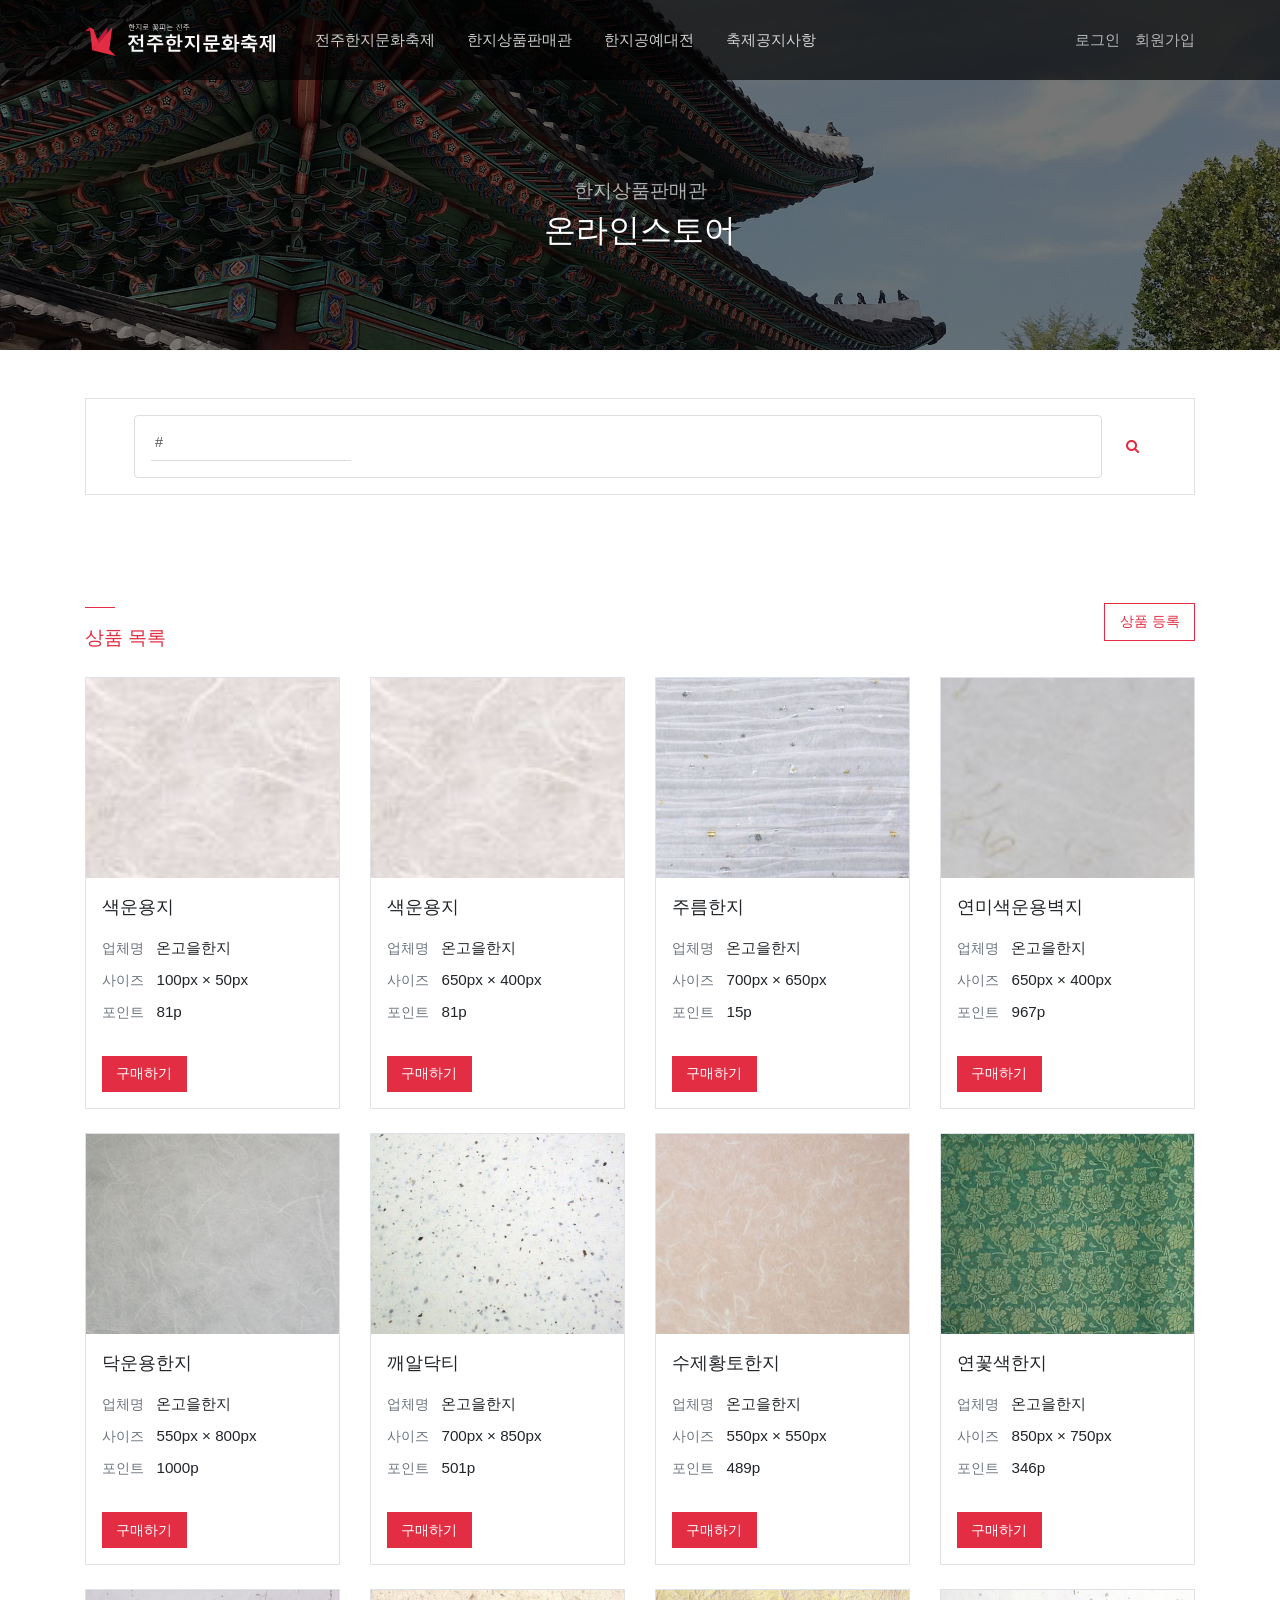
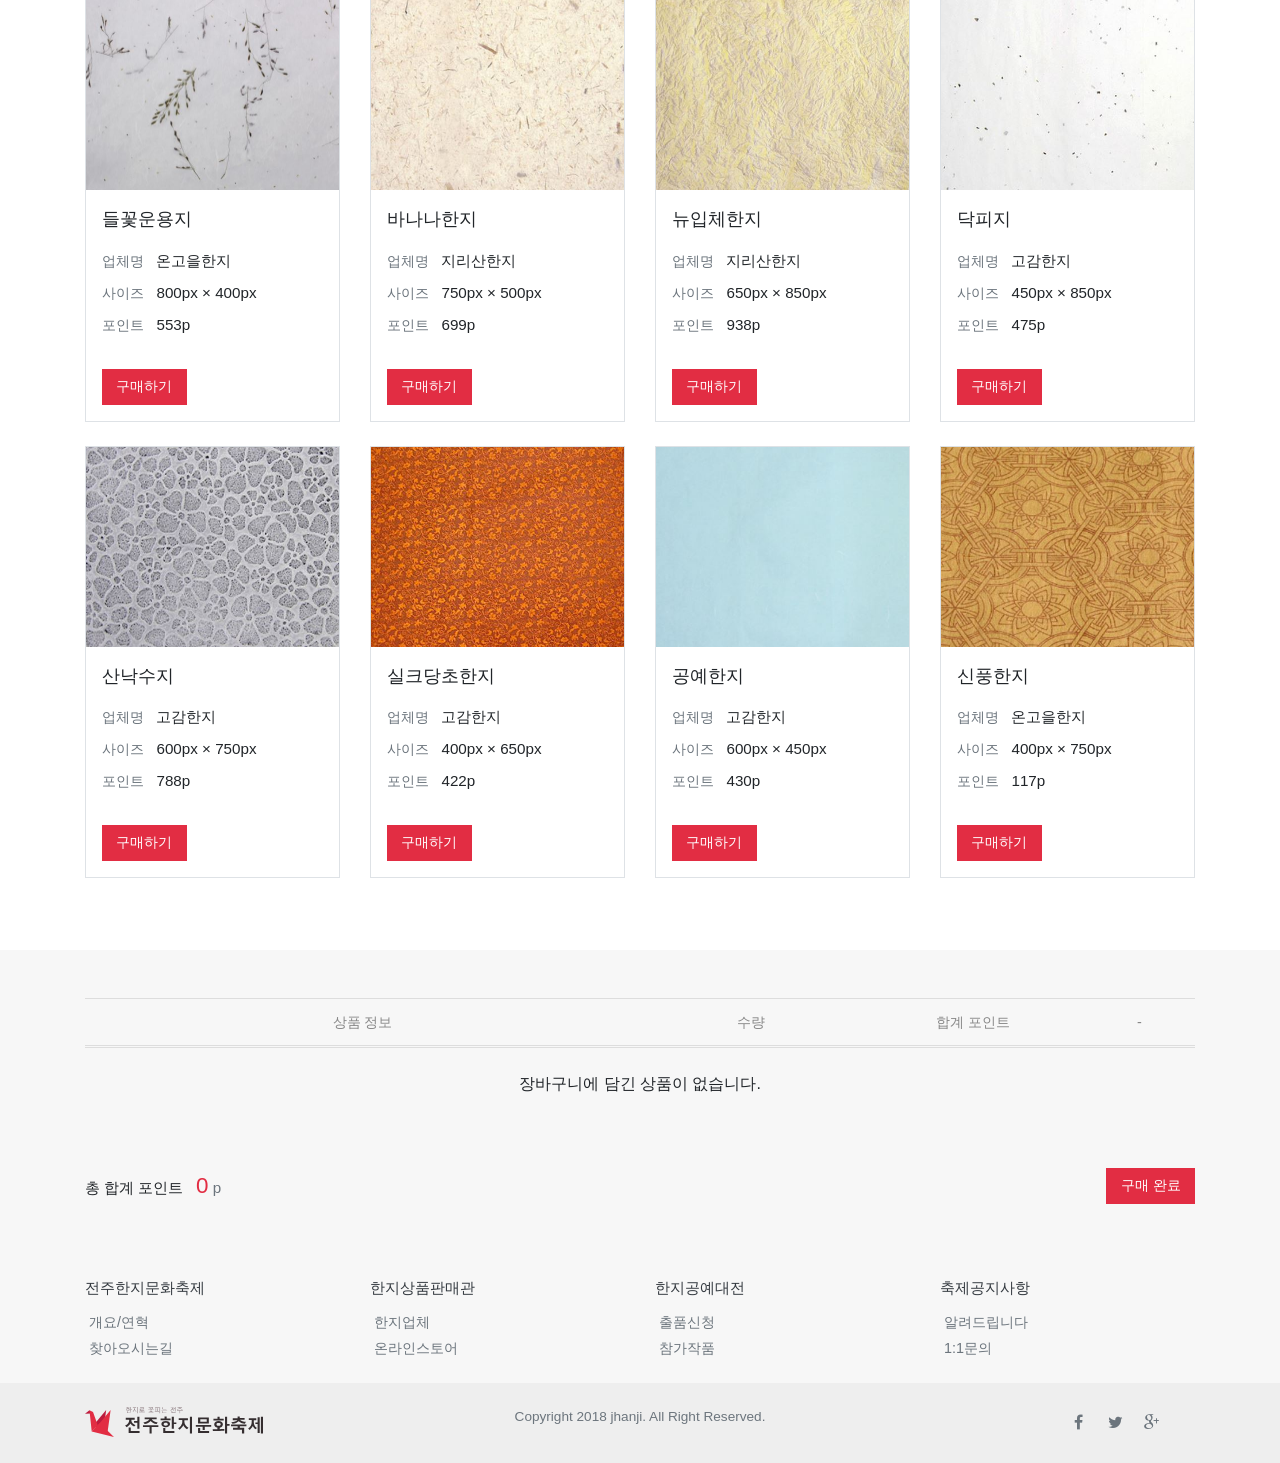
<file: store.html>
<!DOCTYPE html>
<html lang="en">
<head>
    <meta charset="UTF-8">
    <meta name="viewport" content="width=device-width, initial-scale=1.0">
    <title>전주한지문화축제</title>
    <script src="./js/jquery-3.4.1.min.js"></script>
    <link rel="stylesheet" href="./css/bootstrap.min.css">
    <script src="./js/bootstrap.min.js"></script>
    <link rel="stylesheet" href="./css/font-awesome.min.css">
    <link rel="stylesheet" href="./css/style.css">
    <script src="./js/common.js"></script>
</head>
<body>
    <!-- 헤더 -->
    <input type="checkbox" id="open-aside" hidden>
    <header>
        <div class="d-between container h-100">
            <div class="d-flex align-items-center">
                <a href="#">
                    <img src="./images/Wlogo.svg" alt="전주한지문화축제" title="전주한지문화축제" height="32">
                </a>
                <div class="nav ml-4 d-none d-lg-flex">
                    <div class="nav__item">
                        <a href="#">전주한지문화축제</a>
                        <div class="nav__list">
                            <a href="#">개요/연혁</a>
                            <a href="#">찾아오시는길</a>
                        </div>
                    </div>
                    <div class="nav__item">
                        <a href="#">한지상품판매관</a>
                        <div class="nav__list">
                            <a href="#">한지업체</a>
                            <a href="#">온라인스토어</a>
                        </div>
                    </div>
                    <div class="nav__item">
                        <a href="#">한지공예대전</a>
                        <div class="nav__list">
                            <a href="#">출품신청</a>
                            <a href="#">참가작품</a>
                        </div>
                    </div>
                    <div class="nav__item">
                        <a href="#">축제공지사항</a>
                        <div class="nav__list">
                            <a href="#">알려드립니다</a>
                            <a href="#">1:1문의</a>
                        </div>
                    </div>
                </div>
            </div>
            <div class="d-flex align-items-center">
                <div class="auth d-none d-lg-flex">
                    <a href="#">로그인</a>
                    <a href="#">회원가입</a>
                </div>
            </div>
            <label for="open-aside" class="icon text-gray d-lg-none">
                <i class="fa fa-bars"></i>
            </label>
        </div>
    </header>
    <!-- /헤더 -->
    <!-- 사이드바 -->
    <aside class="d-lg-none">
        <label for="open-aside" class="aside__background"></label>
        <div class="aside__content">
            <div class="auth auth--aside">
                <a href="#">로그인</a>
                <a href="#">회원가입</a>
            </div>     
            <div class="nav nav--aside">
                <div class="nav__item">
                    <a href="#">전주한지문화축제</a>
                    <div class="nav__list">
                        <a href="#">개요/연혁</a>
                        <a href="#">찾아오시는길</a>
                    </div>
                </div>
                <div class="nav__item">
                    <a href="#">한지상품판매관</a>
                    <div class="nav__list">
                        <a href="#">한지업체</a>
                        <a href="#">온라인스토어</a>
                    </div>
                </div>
                <div class="nav__item">
                    <a href="#">한지공예대전</a>
                    <div class="nav__list">
                        <a href="#">출품신청</a>
                        <a href="#">참가작품</a>
                    </div>
                </div>
                <div class="nav__item">
                    <a href="#">축제공지사항</a>
                    <div class="nav__list">
                        <a href="#">알려드립니다</a>
                        <a href="#">1:1문의</a>
                    </div>
                </div>
            </div>
        </div>
    </aside>
    <!-- /사이드바 -->

    <!-- 비주얼 영역 -->
    <div class="visual visual--sub">
        <div class="background background--black">
            <img src="./images/visual/sub.jpg" alt="비주얼 이미지" title="비주얼 이미지">
        </div>
        <div class="visual__content container">
            <div class="text-center">
                <div class="fx-3 text-gray">한지상품판매관</div>
                <div class="fx-7 text-white">온라인스토어</div>
            </div>
        </div>
    </div>
    <!-- /비주얼 영역 -->

    <!-- 검색 -->
    <div class="container py-5">
        <div class="px-5 py-3 text-center border">
            <div class="d-center">
                <div id="search" class="w-100" data-name="search_tags"></div>
                <button id="btn-search" class="icon text-red ml-3"><i class="fa fa-search"></i></button>
            </div>
        </div>
    </div>
    <!-- /검색 -->

    <!-- 상품 리스트 -->
    <div class="container py-5">
        <div class="d-between">
            <div>
                <hr class="bg-red">
                <div class="title text-red">상품 목록</div>
            </div>
            <button class="btn-bordered" data-toggle="modal" data-target="#entry-modal">상품 등록</button>
        </div>
        <div id="store-content" class="row mt-4">
            
        </div>
    </div>
    <!-- /상품 리스트 -->

    <!-- 장바구니 -->
    <div class="bg-gray">
        <div class="container py-5">
            <div class="t-head">
                <div class="cell-50">상품 정보</div>
                <div class="cell-20">수량</div>
                <div class="cell-20">합계 포인트</div>
                <div class="cell-10">-</div>
            </div>
            <div id="cart-content">

            </div>
            <div class="d-between mt-5">
                <div>
                    <span class="fx-n1">총 합계 포인트</span>
                    <span id="total-point" class="fx-4 text-red ml-2">0</span>
                    <span class="fx-n1 text-muted">p</span>
                </div>
                <button id="btn-accept" class="btn-filled">구매 완료</button>
            </div>
        </div>
    </div>
    <!-- /장바구니 -->
    <script src="./js/store.js"></script>

    <!-- 푸터 -->
    <footer>
        <div class="footer__top">
            <div class="container">
                <div class="row py-4">
                    <div class="col-lg-3 col-6 mb-4 mb-lg-0">
                        <a href="#" class="fx-n1 text-dark">전주한지문화축제</a>
                        <div class="d-flex flex-column mt-2 ml-1">
                            <a href="#" class="text-muted fx-n2 mt-1">개요/연혁</a>
                            <a href="#" class="text-muted fx-n2 mt-1">찾아오시는길</a>
                        </div>
                    </div>
                    <div class="col-lg-3 col-6 mb-4 mb-lg-0">
                        <a href="#" class="fx-n1 text-dark">한지상품판매관</a>
                        <div class="d-flex flex-column mt-2 ml-1">
                            <a href="#" class="text-muted fx-n2 mt-1">한지업체</a>
                            <a href="#" class="text-muted fx-n2 mt-1">온라인스토어</a>
                        </div>
                    </div>
                    <div class="col-lg-3 col-6 mb-4 mb-lg-0">
                        <a href="#" class="fx-n1 text-dark">한지공예대전</a>
                        <div class="d-flex flex-column mt-2 ml-1">
                            <a href="#" class="text-muted fx-n2 mt-1">출품신청</a>
                            <a href="#" class="text-muted fx-n2 mt-1">참가작품</a>
                        </div>
                    </div>
                    <div class="col-lg-3 col-6 mb-4 mb-lg-0">
                        <a href="#" class="fx-n1 text-dark">축제공지사항</a>
                        <div class="d-flex flex-column mt-2 ml-1">
                            <a href="#" class="text-muted fx-n2 mt-1">알려드립니다</a>
                            <a href="#" class="text-muted fx-n2 mt-1">1:1문의</a>
                        </div>
                    </div>
                </div>
            </div>
        </div>
        <div class="footer__bottom">
            <div class="container py-4">
                <div class="row">
                    <div class="col-lg-2">
                        <div class="text-center">
                            <img src="./images/logo.svg" alt="전주한지문화축제" title="전주한지문화축제" height="30">
                        </div>
                    </div>
                    <div class="col-lg-8 order-1 order-lg-0">
                        <div class="text-center fx-n3 text-muted">
                            Copyright 2018 jhanji. All Right Reserved.
                        </div>
                    </div>
                    <div class="col-lg-2 py-4 py-lg-0">
                        <div class="text-center text-muted">
                            <span class="icon"><i class="fa fa-facebook"></i></span>
                            <span class="icon"><i class="fa fa-twitter"></i></span>
                            <span class="icon"><i class="fa fa-google-plus"></i></span>
                        </div>
                    </div>
                </div>
            </div>
        </div>
    </footer>
    <!-- /푸터 -->

    <form id="entry-modal" class="modal fade">
        <div class="modal-dialog">
            <div class="modal-content">
                <div class="modal-header">
                    <div class="fx-4">상품 등록</div>
                </div>
                <div class="modal-body">
                    <div class="form-group">
                        <input type="hidden" id="file-base-64" name="image">
                        <label>이미지</label>
                        <input type="file" id="file-image" class="form-control" accept="image/*" required>
                    </div>
                    <div class="form-group">
                        <label>이름</label>
                        <input type="text" name="paper_name" class="form-control" required>
                    </div>
                    <div class="form-group">
                        <label>업체명</label>
                        <input type="text" name="company_name" class="form-control" required>
                    </div>
                    <div class="form-group">
                        <label>가로 사이즈</label>
                        <input type="number" name="width_size" class="form-control" min="100" max="1000" required>
                    </div>
                    <div class="form-group">
                        <label>세로 사이즈</label>
                        <input type="number" name="height_size" class="form-control" min="100" max="1000" required>
                    </div>
                    <div class="form-group">
                        <label>포인트</label>
                        <input type="number" name="point" class="form-control" min="10" max="1000" step="10" required>
                    </div>
                    <div class="form-group">
                        <label>해시태그</label>
                        <div id="entry-tags" data-name="hash_tags"></div>
                    </div>
                </div>
                <div class="modal-footer text-right">
                    <button class="btn-filled">추가 완료</button>
                </div>
            </div>
        </div>
    </form>
</body>
</html>
</file>
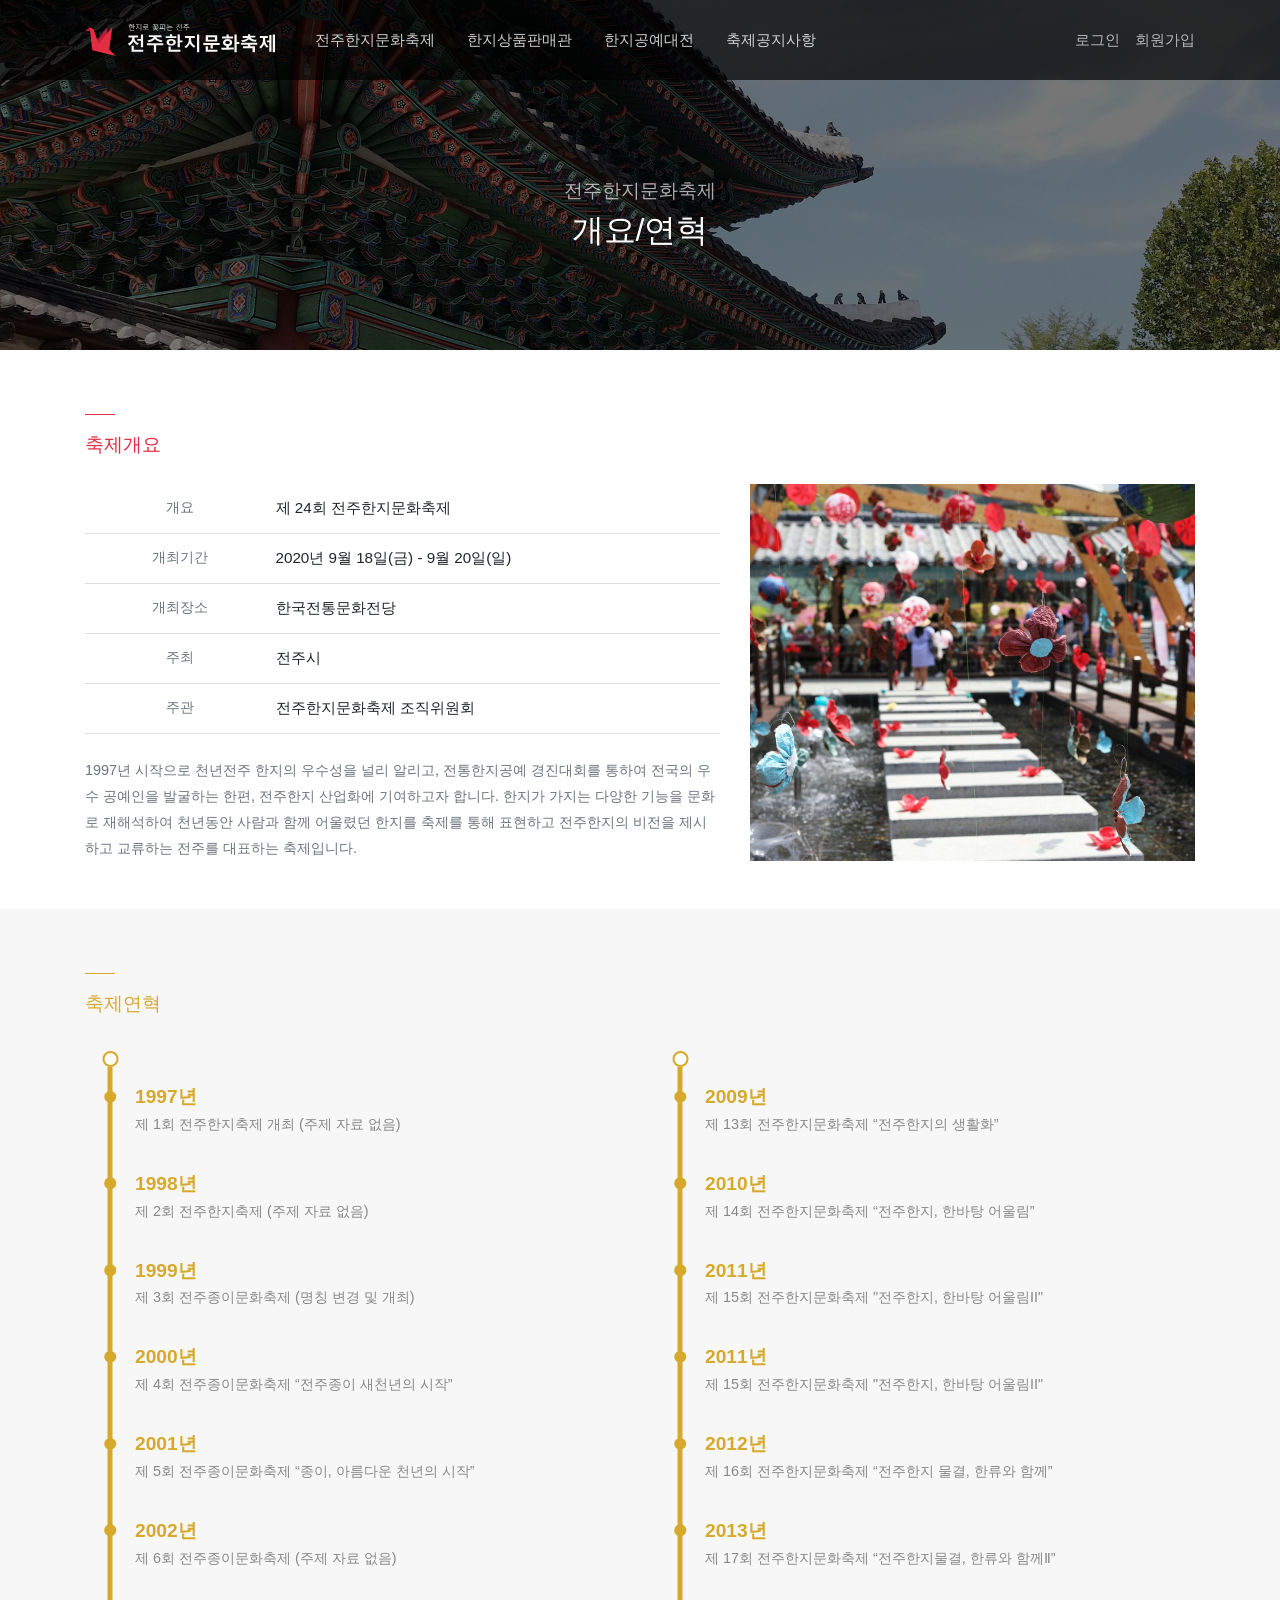
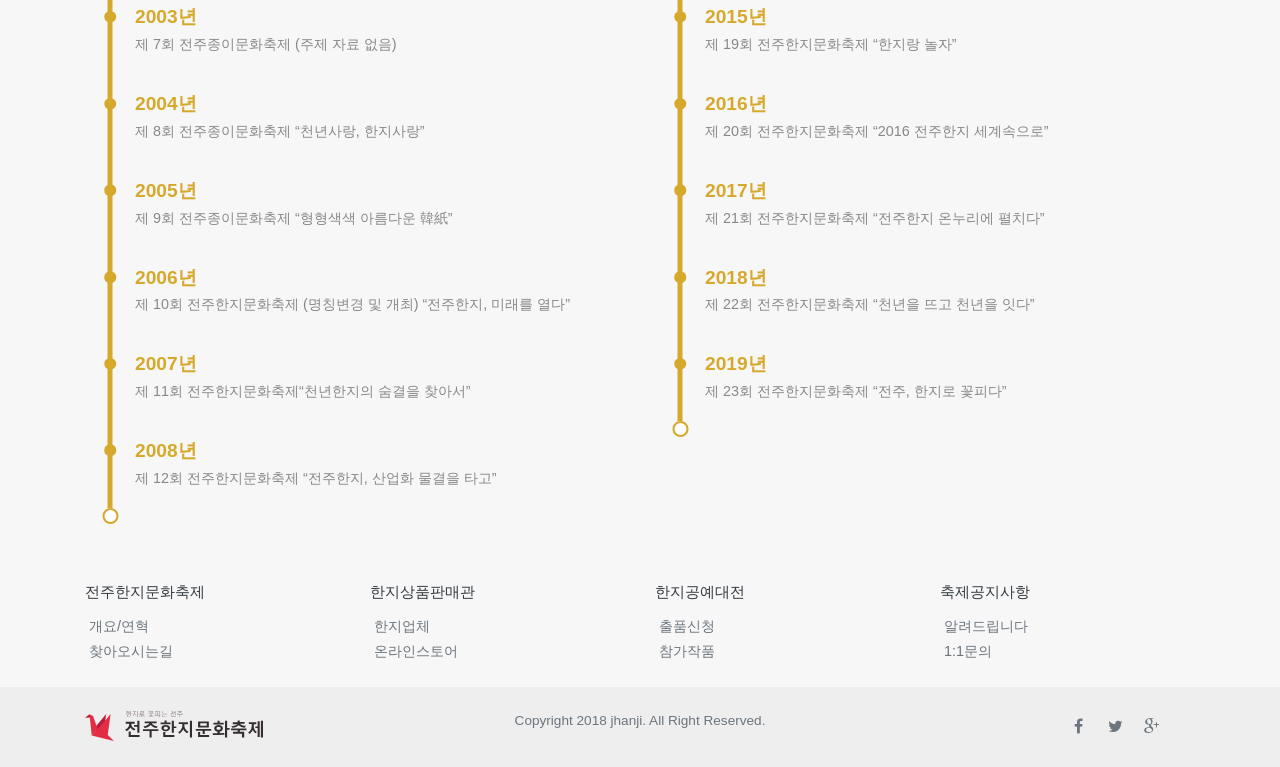
<file: sub1.html>
<!DOCTYPE html>
<html lang="en">
<head>
    <meta charset="UTF-8">
    <meta name="viewport" content="width=device-width, initial-scale=1.0">
    <title>전주한지문화축제</title>
    <script src="./js/jquery-3.4.1.min.js"></script>
    <link rel="stylesheet" href="./css/bootstrap.min.css">
    <script src="./js/bootstrap.min.js"></script>
    <link rel="stylesheet" href="./css/font-awesome.min.css">
    <link rel="stylesheet" href="./css/style.css">
</head>
<body>
    <!-- 헤더 -->
    <input type="checkbox" id="open-aside" hidden>
    <header>
        <div class="d-between container h-100">
            <div class="d-flex align-items-center">
                <a href="#">
                    <img src="./images/Wlogo.svg" alt="전주한지문화축제" title="전주한지문화축제" height="32">
                </a>
                <div class="nav ml-4 d-none d-lg-flex">
                    <div class="nav__item">
                        <a href="#">전주한지문화축제</a>
                        <div class="nav__list">
                            <a href="#">개요/연혁</a>
                            <a href="#">찾아오시는길</a>
                        </div>
                    </div>
                    <div class="nav__item">
                        <a href="#">한지상품판매관</a>
                        <div class="nav__list">
                            <a href="#">한지업체</a>
                            <a href="#">온라인스토어</a>
                        </div>
                    </div>
                    <div class="nav__item">
                        <a href="#">한지공예대전</a>
                        <div class="nav__list">
                            <a href="#">출품신청</a>
                            <a href="#">참가작품</a>
                        </div>
                    </div>
                    <div class="nav__item">
                        <a href="#">축제공지사항</a>
                        <div class="nav__list">
                            <a href="#">알려드립니다</a>
                            <a href="#">1:1문의</a>
                        </div>
                    </div>
                </div>
            </div>
            <div class="d-flex align-items-center">
                <div class="auth d-none d-lg-flex">
                    <a href="#">로그인</a>
                    <a href="#">회원가입</a>
                </div>
            </div>
            <label for="open-aside" class="icon text-gray d-lg-none">
                <i class="fa fa-bars"></i>
            </label>
        </div>
    </header>
    <!-- /헤더 -->
    <!-- 사이드바 -->
    <aside class="d-lg-none">
        <label for="open-aside" class="aside__background"></label>
        <div class="aside__content">
            <div class="auth auth--aside">
                <a href="#">로그인</a>
                <a href="#">회원가입</a>
            </div>     
            <div class="nav nav--aside">
                <div class="nav__item">
                    <a href="#">전주한지문화축제</a>
                    <div class="nav__list">
                        <a href="#">개요/연혁</a>
                        <a href="#">찾아오시는길</a>
                    </div>
                </div>
                <div class="nav__item">
                    <a href="#">한지상품판매관</a>
                    <div class="nav__list">
                        <a href="#">한지업체</a>
                        <a href="#">온라인스토어</a>
                    </div>
                </div>
                <div class="nav__item">
                    <a href="#">한지공예대전</a>
                    <div class="nav__list">
                        <a href="#">출품신청</a>
                        <a href="#">참가작품</a>
                    </div>
                </div>
                <div class="nav__item">
                    <a href="#">축제공지사항</a>
                    <div class="nav__list">
                        <a href="#">알려드립니다</a>
                        <a href="#">1:1문의</a>
                    </div>
                </div>
            </div>
        </div>
    </aside>
    <!-- /사이드바 -->

    <!-- 비주얼 영역 -->
    <div class="visual visual--sub">
        <div class="background background--black">
            <img src="./images/visual/sub.jpg" alt="비주얼 이미지" title="비주얼 이미지">
        </div>
        <div class="visual__content container">
            <div class="text-center">
                <div class="fx-3 text-gray">전주한지문화축제</div>
                <div class="fx-7 text-white">개요/연혁</div>
            </div>
        </div>
    </div>
    <!-- /비주얼 영역 -->

    <!-- 축제 개요 -->
    <div class="container py-5">
        <hr class="bg-red">
        <div class="title text-red">축제개요</div>
        <div class="row mt-4">
            <div class="col-lg-7">
                <div class="t-row">
                    <div class="cell-30 text-muted fx-n2">개요</div>
                    <div class="cell-70 fx-n1 text-left">제 24회 전주한지문화축제</div>
                </div>
                <div class="t-row">
                    <div class="cell-30 text-muted fx-n2">개최기간</div>
                    <div class="cell-70 fx-n1 text-left">2020년 9월 18일(금) - 9월 20일(일)</div>
                </div>
                <div class="t-row">
                    <div class="cell-30 text-muted fx-n2">개최장소</div>
                    <div class="cell-70 fx-n1 text-left">한국전통문화전당</div>
                </div>
                <div class="t-row">
                    <div class="cell-30 text-muted fx-n2">주최</div>
                    <div class="cell-70 fx-n1 text-left">전주시</div>
                </div>
                <div class="t-row">
                    <div class="cell-30 text-muted fx-n2">주관</div>
                    <div class="cell-70 fx-n1 text-left">전주한지문화축제 조직위원회</div>
                </div>
                <div class="mt-4">
                    <p class="fx-n2 text-muted">1997년 시작으로 천년전주 한지의 우수성을 널리 알리고, 전통한지공예 경진대회를 통하여 전국의 우수 공예인을 발굴하는 한편, 전주한지 산업화에 기여하고자 합니다.
                        한지가 가지는 다양한 기능을 문화로 재해석하여 천년동안 사람과 함께 어울렸던 한지를 축제를 통해 표현하고 전주한지의 비전을 제시하고 교류하는 전주를 대표하는 축제입니다.</p>
                </div>
            </div>
            <div class="col-lg-5 mt-4 mt-lg-0">
                <img src="./images/provide/24.jpg" alt="축제 개요" title="축제 개요" class="fit-cover">
            </div>
        </div>
    </div>
    <!-- /축제 개요 -->

    <!-- 축제 연혁 -->
    <div class="bg-gray">
        <div class="container py-5">
            <hr class="bg-yellow">
            <div class="title text-yellow">축제연혁</div>
            <div class="row mt-5">
                <div class="col-lg-6 d-none d-lg-block">
                    <div class="history">
                        <div class="history__line"></div>
                        <div class="history__item">
                            <strong>1997년</strong>
                            <p>제 1회 전주한지축제 개최 (주제 자료 없음)</p>
                        </div>
                        <div class="history__item">
                            <strong>1998년</strong>
                            <p>제 2회 전주한지축제 (주제 자료 없음)</p>
                        </div>
                        <div class="history__item">
                            <strong>1999년</strong>
                            <p>제 3회 전주종이문화축제 (명칭 변경 및 개최)</p>
                        </div>
                        <div class="history__item">
                            <strong>2000년</strong>
                            <p>제 4회 전주종이문화축제 “전주종이 새천년의 시작”</p>
                        </div>
                        <div class="history__item">
                            <strong>2001년</strong>
                            <p>제 5회 전주종이문화축제 “종이, 아름다운 천년의 시작”</p>
                        </div>
                        <div class="history__item">
                            <strong>2002년</strong>
                            <p>제 6회 전주종이문화축제 (주제 자료 없음)</p>
                        </div>
                        <div class="history__item">
                            <strong>2003년</strong>
                            <p>제 7회 전주종이문화축제 (주제 자료 없음)</p>
                        </div>
                        <div class="history__item">
                            <strong>2004년</strong>
                            <p>제 8회 전주종이문화축제 “천년사랑, 한지사랑”</p>
                        </div>
                        <div class="history__item">
                            <strong>2005년</strong>
                            <p>제 9회 전주종이문화축제 “형형색색 아름다운 韓紙”</p>
                        </div>
                        <div class="history__item">
                            <strong>2006년</strong>
                            <p>제 10회 전주한지문화축제 (명칭변경 및 개최) “전주한지, 미래를 열다”</p>
                        </div>
                        <div class="history__item">
                            <strong>2007년</strong>
                            <p>제 11회 전주한지문화축제“천년한지의 숨결을 찾아서”</p>
                        </div>
                        <div class="history__item">
                            <strong>2008년</strong>
                            <p>제 12회 전주한지문화축제 “전주한지, 산업화 물결을 타고”</p>
                        </div>
                    </div>
                </div>
                <div class="col-lg-6 d-none d-lg-block">
                    <div class="history">
                        <div class="history__line"></div>
                        
                        <div class="history__item">
                            <strong>2009년</strong>
                            <p>제 13회 전주한지문화축제 “전주한지의 생활화”</p>
                        </div>
                        <div class="history__item">
                            <strong>2010년</strong>
                            <p>제 14회 전주한지문화축제 “전주한지, 한바탕 어울림”</p>
                        </div>
                        <div class="history__item">
                            <strong>2011년</strong>
                            <p>제 15회 전주한지문화축제 "전주한지, 한바탕 어울림II"</p>
                        </div>
                        <div class="history__item">
                            <strong>2011년</strong>
                            <p>제 15회 전주한지문화축제 "전주한지, 한바탕 어울림II"</p>
                        </div>
                        <div class="history__item">
                            <strong>2012년</strong>
                            <p>제 16회 전주한지문화축제 “전주한지 물결, 한류와 함께”</p>
                        </div>
                        <div class="history__item">
                            <strong>2013년</strong>
                            <p>제 17회 전주한지문화축제 “전주한지물결, 한류와 함께Ⅱ”</p>
                        </div>
                        <div class="history__item">
                            <strong>2015년</strong>
                            <p>제 19회 전주한지문화축제 “한지랑 놀자”</p>
                        </div>
                        <div class="history__item">
                            <strong>2016년</strong>
                            <p>제 20회 전주한지문화축제 “2016 전주한지 세계속으로”</p>
                        </div>
                        <div class="history__item">
                            <strong>2017년</strong>
                            <p>제 21회 전주한지문화축제 “전주한지 온누리에 펼치다”</p>
                        </div>
                        <div class="history__item">
                            <strong>2018년</strong>
                            <p>제 22회 전주한지문화축제 “천년을 뜨고 천년을 잇다”</p>
                        </div>
                        <div class="history__item">
                            <strong>2019년</strong>
                            <p>제 23회 전주한지문화축제 “전주, 한지로 꽃피다”</p>
                        </div>
                    </div>
                </div>
                <div class="col-12 d-lg-none">
                    <div class="history">
                        <div class="history__line"></div>
                        <div class="history__item">
                            <strong>1997년</strong>
                            <p>제 1회 전주한지축제 개최 (주제 자료 없음)</p>
                        </div>
                        <div class="history__item">
                            <strong>1998년</strong>
                            <p>제 2회 전주한지축제 (주제 자료 없음)</p>
                        </div>
                        <div class="history__item">
                            <strong>1999년</strong>
                            <p>제 3회 전주종이문화축제 (명칭 변경 및 개최)</p>
                        </div>
                        <div class="history__item">
                            <strong>2000년</strong>
                            <p>제 4회 전주종이문화축제 “전주종이 새천년의 시작”</p>
                        </div>
                        <div class="history__item">
                            <strong>2001년</strong>
                            <p>제 5회 전주종이문화축제 “종이, 아름다운 천년의 시작”</p>
                        </div>
                        <div class="history__item">
                            <strong>2002년</strong>
                            <p>제 6회 전주종이문화축제 (주제 자료 없음)</p>
                        </div>
                        <div class="history__item">
                            <strong>2003년</strong>
                            <p>제 7회 전주종이문화축제 (주제 자료 없음)</p>
                        </div>
                        <div class="history__item">
                            <strong>2004년</strong>
                            <p>제 8회 전주종이문화축제 “천년사랑, 한지사랑”</p>
                        </div>
                        <div class="history__item">
                            <strong>2005년</strong>
                            <p>제 9회 전주종이문화축제 “형형색색 아름다운 韓紙”</p>
                        </div>
                        <div class="history__item">
                            <strong>2006년</strong>
                            <p>제 10회 전주한지문화축제 (명칭변경 및 개최) “전주한지, 미래를 열다”</p>
                        </div>
                        <div class="history__item">
                            <strong>2007년</strong>
                            <p>제 11회 전주한지문화축제“천년한지의 숨결을 찾아서”</p>
                        </div>
                        <div class="history__item">
                            <strong>2008년</strong>
                            <p>제 12회 전주한지문화축제 “전주한지, 산업화 물결을 타고”</p>
                        </div>
                        <div class="history__item">
                            <strong>2009년</strong>
                            <p>제 13회 전주한지문화축제 “전주한지의 생활화”</p>
                        </div>
                        <div class="history__item">
                            <strong>2010년</strong>
                            <p>제 14회 전주한지문화축제 “전주한지, 한바탕 어울림”</p>
                        </div>
                        <div class="history__item">
                            <strong>2011년</strong>
                            <p>제 15회 전주한지문화축제 "전주한지, 한바탕 어울림II"</p>
                        </div>
                        <div class="history__item">
                            <strong>2012년</strong>
                            <p>제 16회 전주한지문화축제 “전주한지 물결, 한류와 함께”</p>
                        </div>
                        <div class="history__item">
                            <strong>2013년</strong>
                            <p>제 17회 전주한지문화축제 “전주한지물결, 한류와 함께Ⅱ”</p>
                        </div>
                        <div class="history__item">
                            <strong>2015년</strong>
                            <p>제 19회 전주한지문화축제 “한지랑 놀자”</p>
                        </div>
                        <div class="history__item">
                            <strong>2016년</strong>
                            <p>제 20회 전주한지문화축제 “2016 전주한지 세계속으로”</p>
                        </div>
                        <div class="history__item">
                            <strong>2017년</strong>
                            <p>제 21회 전주한지문화축제 “전주한지 온누리에 펼치다”</p>
                        </div>
                        <div class="history__item">
                            <strong>2018년</strong>
                            <p>제 22회 전주한지문화축제 “천년을 뜨고 천년을 잇다”</p>
                        </div>
                        <div class="history__item">
                            <strong>2019년</strong>
                            <p>제 23회 전주한지문화축제 “전주, 한지로 꽃피다”</p>
                        </div>
                    </div>
                </div>
            </div>
        </div>
    </div>
    <!-- /축제 연혁 -->

    <!-- 푸터 -->
    <footer>
        <div class="footer__top">
            <div class="container">
                <div class="row py-4">
                    <div class="col-lg-3 col-6 mb-4 mb-lg-0">
                        <a href="#" class="fx-n1 text-dark">전주한지문화축제</a>
                        <div class="d-flex flex-column mt-2 ml-1">
                            <a href="#" class="text-muted fx-n2 mt-1">개요/연혁</a>
                            <a href="#" class="text-muted fx-n2 mt-1">찾아오시는길</a>
                        </div>
                    </div>
                    <div class="col-lg-3 col-6 mb-4 mb-lg-0">
                        <a href="#" class="fx-n1 text-dark">한지상품판매관</a>
                        <div class="d-flex flex-column mt-2 ml-1">
                            <a href="#" class="text-muted fx-n2 mt-1">한지업체</a>
                            <a href="#" class="text-muted fx-n2 mt-1">온라인스토어</a>
                        </div>
                    </div>
                    <div class="col-lg-3 col-6 mb-4 mb-lg-0">
                        <a href="#" class="fx-n1 text-dark">한지공예대전</a>
                        <div class="d-flex flex-column mt-2 ml-1">
                            <a href="#" class="text-muted fx-n2 mt-1">출품신청</a>
                            <a href="#" class="text-muted fx-n2 mt-1">참가작품</a>
                        </div>
                    </div>
                    <div class="col-lg-3 col-6 mb-4 mb-lg-0">
                        <a href="#" class="fx-n1 text-dark">축제공지사항</a>
                        <div class="d-flex flex-column mt-2 ml-1">
                            <a href="#" class="text-muted fx-n2 mt-1">알려드립니다</a>
                            <a href="#" class="text-muted fx-n2 mt-1">1:1문의</a>
                        </div>
                    </div>
                </div>
            </div>
        </div>
        <div class="footer__bottom">
            <div class="container py-4">
                <div class="row">
                    <div class="col-lg-2">
                        <div class="text-center">
                            <img src="./images/logo.svg" alt="전주한지문화축제" title="전주한지문화축제" height="30">
                        </div>
                    </div>
                    <div class="col-lg-8 order-1 order-lg-0">
                        <div class="text-center fx-n3 text-muted">
                            Copyright 2018 jhanji. All Right Reserved.
                        </div>
                    </div>
                    <div class="col-lg-2 py-4 py-lg-0">
                        <div class="text-center text-muted">
                            <span class="icon"><i class="fa fa-facebook"></i></span>
                            <span class="icon"><i class="fa fa-twitter"></i></span>
                            <span class="icon"><i class="fa fa-google-plus"></i></span>
                        </div>
                    </div>
                </div>
            </div>
        </div>
    </footer>
    <!-- /푸터 -->
</body>
</html>
</file>
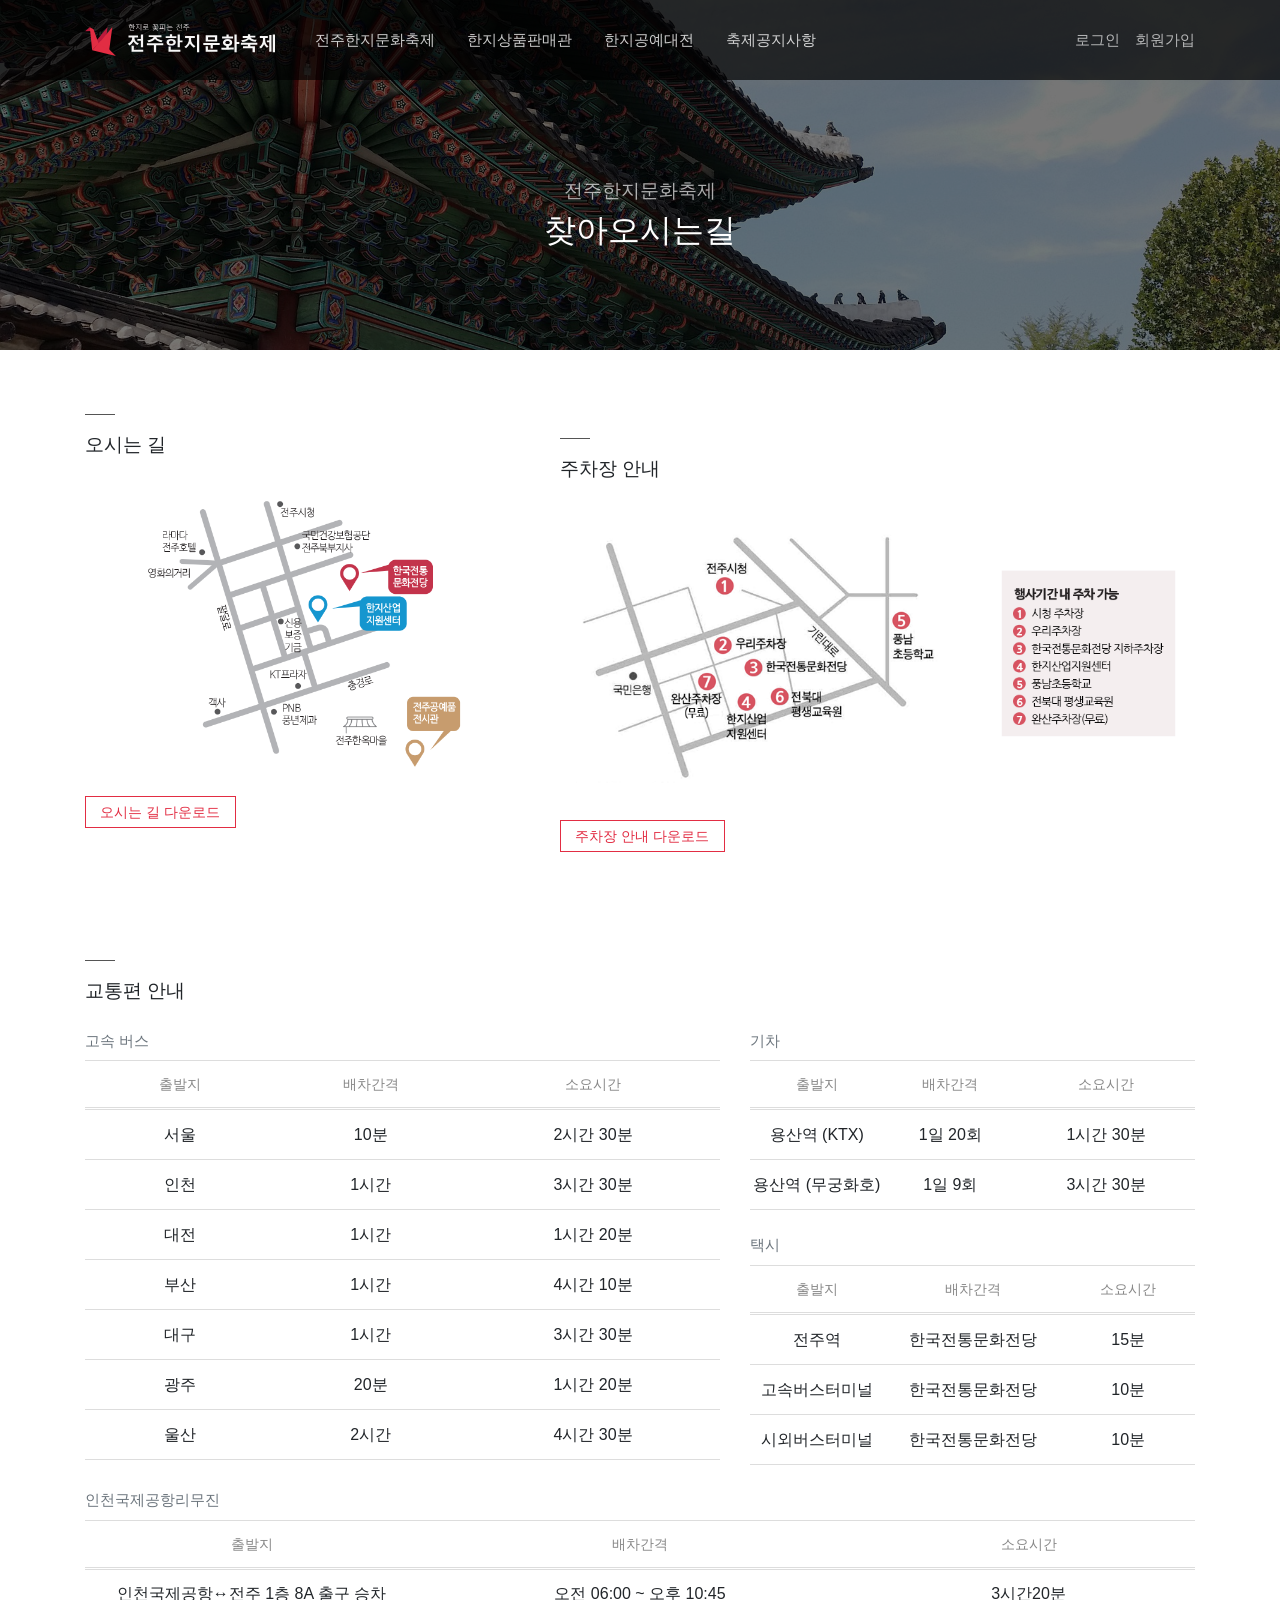
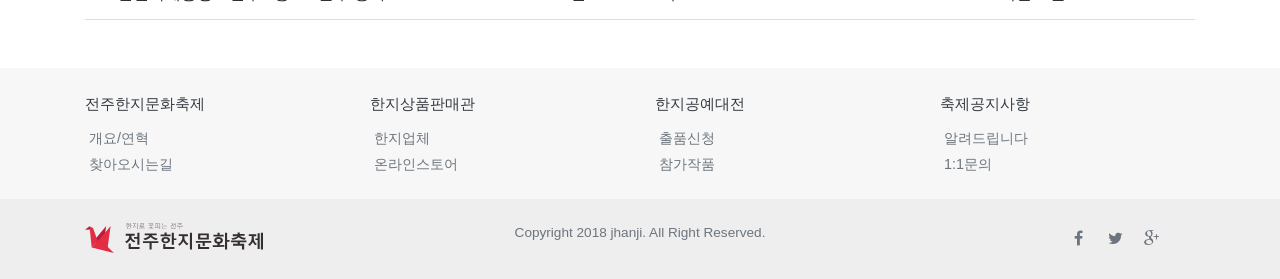
<file: sub2.html>
<!DOCTYPE html>
<html lang="en">
<head>
    <meta charset="UTF-8">
    <meta name="viewport" content="width=device-width, initial-scale=1.0">
    <title>전주한지문화축제</title>
    <script src="./js/jquery-3.4.1.min.js"></script>
    <link rel="stylesheet" href="./css/bootstrap.min.css">
    <script src="./js/bootstrap.min.js"></script>
    <link rel="stylesheet" href="./css/font-awesome.min.css">
    <link rel="stylesheet" href="./css/style.css">
</head>
<body>
    <!-- 헤더 -->
    <input type="checkbox" id="open-aside" hidden>
    <header>
        <div class="d-between container h-100">
            <div class="d-flex align-items-center">
                <a href="#">
                    <img src="./images/Wlogo.svg" alt="전주한지문화축제" title="전주한지문화축제" height="32">
                </a>
                <div class="nav ml-4 d-none d-lg-flex">
                    <div class="nav__item">
                        <a href="#">전주한지문화축제</a>
                        <div class="nav__list">
                            <a href="#">개요/연혁</a>
                            <a href="#">찾아오시는길</a>
                        </div>
                    </div>
                    <div class="nav__item">
                        <a href="#">한지상품판매관</a>
                        <div class="nav__list">
                            <a href="#">한지업체</a>
                            <a href="#">온라인스토어</a>
                        </div>
                    </div>
                    <div class="nav__item">
                        <a href="#">한지공예대전</a>
                        <div class="nav__list">
                            <a href="#">출품신청</a>
                            <a href="#">참가작품</a>
                        </div>
                    </div>
                    <div class="nav__item">
                        <a href="#">축제공지사항</a>
                        <div class="nav__list">
                            <a href="#">알려드립니다</a>
                            <a href="#">1:1문의</a>
                        </div>
                    </div>
                </div>
            </div>
            <div class="d-flex align-items-center">
                <div class="auth d-none d-lg-flex">
                    <a href="#">로그인</a>
                    <a href="#">회원가입</a>
                </div>
            </div>
            <label for="open-aside" class="icon text-gray d-lg-none">
                <i class="fa fa-bars"></i>
            </label>
        </div>
    </header>
    <!-- /헤더 -->
    <!-- 사이드바 -->
    <aside class="d-lg-none">
        <label for="open-aside" class="aside__background"></label>
        <div class="aside__content">
            <div class="auth auth--aside">
                <a href="#">로그인</a>
                <a href="#">회원가입</a>
            </div>     
            <div class="nav nav--aside">
                <div class="nav__item">
                    <a href="#">전주한지문화축제</a>
                    <div class="nav__list">
                        <a href="#">개요/연혁</a>
                        <a href="#">찾아오시는길</a>
                    </div>
                </div>
                <div class="nav__item">
                    <a href="#">한지상품판매관</a>
                    <div class="nav__list">
                        <a href="#">한지업체</a>
                        <a href="#">온라인스토어</a>
                    </div>
                </div>
                <div class="nav__item">
                    <a href="#">한지공예대전</a>
                    <div class="nav__list">
                        <a href="#">출품신청</a>
                        <a href="#">참가작품</a>
                    </div>
                </div>
                <div class="nav__item">
                    <a href="#">축제공지사항</a>
                    <div class="nav__list">
                        <a href="#">알려드립니다</a>
                        <a href="#">1:1문의</a>
                    </div>
                </div>
            </div>
        </div>
    </aside>
    <!-- /사이드바 -->

    <!-- 비주얼 영역 -->
    <div class="visual visual--sub">
        <div class="background background--black">
            <img src="./images/visual/sub.jpg" alt="비주얼 이미지" title="비주얼 이미지">
        </div>
        <div class="visual__content container">
            <div class="text-center">
                <div class="fx-3 text-gray">전주한지문화축제</div>
                <div class="fx-7 text-white">찾아오시는길</div>
            </div>
        </div>
    </div>
    <!-- /비주얼 영역 -->
    
    <!-- 오시는길 & 주차장 안내 -->
    <div class="container py-5">
        <div class="row">
            <div class="col-lg-5">
                <hr>
                <div class="title">오시는 길</div>
                <div class="mt-4">
                    <img src="./images/roadmap/1.png" alt="오시는길" title="오시는길" class="fit-contain hx-300">
                </div>
                <div class="mt-3">
                    <a href="[data-uri]" download="오시는 길.png" class="btn-bordered">오시는 길 다운로드</a>
                </div>
            </div>
            <div class="col-lg-7 mt-4">
                <hr>
                <div class="title">주차장 안내</div>
                <div class="mt-4">
                    <img src="./images/roadmap/2.png" alt="주차장 안내" title="주차장 안내" class="fit-contain hx-300">
                </div>
                <div class="mt-3">
                    <a href="[data-uri]" download="주차장 안내.png" class="btn-bordered">주차장 안내 다운로드</a>
                </div>
            </div>
        </div>
    </div>
    <!-- /오시는길 & 주차장 안내 -->
    
    <!-- 교통편 안내 -->
    <div class="container py-5">
        <hr>
        <div class="title">교통편 안내</div>
        <div class="row mt-4">
            <div class="col-lg-7">
                <div class="fx-n1 text-muted">고속 버스</div>
                <div class="t-head mt-2">
                    <div class="cell-30">출발지</div>
                    <div class="cell-30">배차간격</div>
                    <div class="cell-40">소요시간</div>
                </div>
                <div class="t-row">
                    <div class="cell-30">서울</div>
                    <div class="cell-30">10분</div>
                    <div class="cell-40">2시간 30분</div>
                </div>
                <div class="t-row">
                    <div class="cell-30">인천</div>
                    <div class="cell-30">1시간</div>
                    <div class="cell-40">3시간 30분</div>
                </div>
                <div class="t-row">
                    <div class="cell-30">대전</div>
                    <div class="cell-30">1시간</div>
                    <div class="cell-40">1시간 20분</div>
                </div>
                <div class="t-row">
                    <div class="cell-30">부산</div>
                    <div class="cell-30">1시간</div>
                    <div class="cell-40">4시간 10분</div>
                </div>
                <div class="t-row">
                    <div class="cell-30">대구</div>
                    <div class="cell-30">1시간</div>
                    <div class="cell-40">3시간 30분</div>
                </div>
                <div class="t-row">
                    <div class="cell-30">광주</div>
                    <div class="cell-30">20분</div>
                    <div class="cell-40">1시간 20분</div>
                </div>
                <div class="t-row">
                    <div class="cell-30">울산</div>
                    <div class="cell-30">2시간</div>
                    <div class="cell-40">4시간 30분</div>
                </div>
            </div>
            <div class="col-lg-5 mt-4 mt-lg-0">
                <div>
                    <div class="fx-n1 text-muted">기차</div>
                    <div class="t-head mt-2">
                        <div class="cell-30">출발지</div>
                        <div class="cell-30">배차간격</div>
                        <div class="cell-40">소요시간</div>
                    </div>
                    <div class="t-row">
                        <div class="cell-30">용산역 (KTX)</div>
                        <div class="cell-30">1일 20회</div>
                        <div class="cell-40">1시간 30분</div>
                    </div>
                    <div class="t-row">
                        <div class="cell-30">용산역 (무궁화호)</div>
                        <div class="cell-30">1일 9회</div>
                        <div class="cell-40">3시간 30분</div>
                    </div>
                </div>
                <div class="mt-4">
                    <div class="fx-n1 text-muted">택시</div>
                    <div class="t-head mt-2">
                        <div class="cell-30">출발지</div>
                        <div class="cell-40">배차간격</div>
                        <div class="cell-30">소요시간</div>
                    </div>
                    <div class="t-row">
                        <div class="cell-30">전주역</div>
                        <div class="cell-40">한국전통문화전당</div>
                        <div class="cell-30">15분</div>
                    </div>
                    <div class="t-row">
                        <div class="cell-30">고속버스터미널</div>
                        <div class="cell-40">한국전통문화전당</div>
                        <div class="cell-30">10분</div>
                    </div>
                    <div class="t-row">
                        <div class="cell-30">시외버스터미널</div>
                        <div class="cell-40">한국전통문화전당</div>
                        <div class="cell-30">10분</div>
                    </div>
                </div>
            </div>
            <div class="col-lg-12 mt-4">
                <div class="fx-n1 text-muted">인천국제공항리무진</div>
                <div class="t-head mt-2">
                    <div class="cell-30">출발지</div>
                    <div class="cell-40">배차간격</div>
                    <div class="cell-30">소요시간</div>
                </div>
                <div class="t-row">
                    <div class="cell-30 text-ellipsis" title="인천국제공항↔전주 1층 8A 출구 승차">인천국제공항↔전주 1층 8A 출구 승차</div>
                    <div class="cell-40">오전 06:00 ~ 오후 10:45</div>
                    <div class="cell-30">3시간20분</div>
                </div>
                
            </div>
        </div>
    </div>
    <!-- /교통편 안내 -->

    <!-- 푸터 -->
    <footer>
        <div class="footer__top">
            <div class="container">
                <div class="row py-4">
                    <div class="col-lg-3 col-6 mb-4 mb-lg-0">
                        <a href="#" class="fx-n1 text-dark">전주한지문화축제</a>
                        <div class="d-flex flex-column mt-2 ml-1">
                            <a href="#" class="text-muted fx-n2 mt-1">개요/연혁</a>
                            <a href="#" class="text-muted fx-n2 mt-1">찾아오시는길</a>
                        </div>
                    </div>
                    <div class="col-lg-3 col-6 mb-4 mb-lg-0">
                        <a href="#" class="fx-n1 text-dark">한지상품판매관</a>
                        <div class="d-flex flex-column mt-2 ml-1">
                            <a href="#" class="text-muted fx-n2 mt-1">한지업체</a>
                            <a href="#" class="text-muted fx-n2 mt-1">온라인스토어</a>
                        </div>
                    </div>
                    <div class="col-lg-3 col-6 mb-4 mb-lg-0">
                        <a href="#" class="fx-n1 text-dark">한지공예대전</a>
                        <div class="d-flex flex-column mt-2 ml-1">
                            <a href="#" class="text-muted fx-n2 mt-1">출품신청</a>
                            <a href="#" class="text-muted fx-n2 mt-1">참가작품</a>
                        </div>
                    </div>
                    <div class="col-lg-3 col-6 mb-4 mb-lg-0">
                        <a href="#" class="fx-n1 text-dark">축제공지사항</a>
                        <div class="d-flex flex-column mt-2 ml-1">
                            <a href="#" class="text-muted fx-n2 mt-1">알려드립니다</a>
                            <a href="#" class="text-muted fx-n2 mt-1">1:1문의</a>
                        </div>
                    </div>
                </div>
            </div>
        </div>
        <div class="footer__bottom">
            <div class="container py-4">
                <div class="row">
                    <div class="col-lg-2">
                        <div class="text-center">
                            <img src="./images/logo.svg" alt="전주한지문화축제" title="전주한지문화축제" height="30">
                        </div>
                    </div>
                    <div class="col-lg-8 order-1 order-lg-0">
                        <div class="text-center fx-n3 text-muted">
                            Copyright 2018 jhanji. All Right Reserved.
                        </div>
                    </div>
                    <div class="col-lg-2 py-4 py-lg-0">
                        <div class="text-center text-muted">
                            <span class="icon"><i class="fa fa-facebook"></i></span>
                            <span class="icon"><i class="fa fa-twitter"></i></span>
                            <span class="icon"><i class="fa fa-google-plus"></i></span>
                        </div>
                    </div>
                </div>
            </div>
        </div>
    </footer>
    <!-- /푸터 -->
</body>
</html>
</file>
<file: css/style.css>
@charset "UTF-8";

* {
    margin: 0;
    padding: 0;
    box-sizing: border-box;
}
*, *:focus { outline: none!important; }
a, a:hover { text-decoration: none; }
p { margin-bottom: 0; line-height: 1.8em; }
label, button, a { cursor: pointer; user-select: none; }
body { position: relative; min-height: 100vh; overflow-x: hidden; }
hr {
    width: 30px;
    height: 1px;
    background-color: #555;
    border: none;
}
.summary {
    line-height: 1.8em;
    height: calc(1.8em * 3);
    overflow: hidden;
    text-overflow: ellipsis;
    display: -webkit-box;   
    -webkit-line-clamp: 3;
    -webkit-box-orient: vertical;
}
.fit-cover { width: 100%; height: 100%; object-fit: cover; }
.fit-contain { width: 100%; height: 100%; object-fit: contain; }
.d-between { display: flex; justify-content: space-between; align-items: center; }
.d-center { display: flex; justify-content: center; align-items: center; }
.text-ellipsis { overflow: hidden; text-overflow: ellipsis; white-space: nowrap; }
.keep-all { word-break: keep-all; }
.pre-line { white-space: pre-line; }
.auto-line { white-space: pre-line; }

@media(max-width: 578px) { .auto-line { white-space: normal; } }


.text-red { color: #e22d43!important; }
.text-gray { color: #fffa!important; }
.text-yellow { color: #d6a92c!important; }

.bg-red { background-color: #e22d43!important; }
.bg-gray { background-color: #f7f7f7!important; }
.bg-yellow { background-color: #d6a92c!important; }



.hx-50 { height: 50px!important; }
.hx-100 { height: 100px!important; }
.hx-150 { height: 150px!important; }
.hx-200 { height: 200px!important; }
.hx-250 { height: 250px!important; }
.hx-300 { height: 300px!important; }
.hx-350 { height: 350px!important; }
.hx-400 { height: 400px!important; }



.fx-n3 { font-size: 0.85em; }
.fx-n2 { font-size: 0.9em; }
.fx-n1 { font-size: 0.95em; }

.fx-1 { font-size: 1em; }
.fx-2 { font-size: 1.1em; }
.fx-3 { font-size: 1.2em; }
.fx-4 { font-size: 1.4em; }
.fx-5 { font-size: 1.6em; }
.fx-6 { font-size: 1.8em; }
.fx-7 { font-size: 2em; }
.fx-8 { font-size: 2.5em; }



.background, .background::after, .background > img {
    position: absolute;
    left: 0; top: 0;
    width: 100%; height: 100%;
}
.background { z-index: -1 }
.background::after { content: ''; }
.background--red::after { background-color: #4d2e32d8; }
.background--black::after { background-color: #0008; }
.background > img { object-fit: cover; }



.t-head, .t-row { display: flex; align-items: center; text-align: center; }
.t-head { height: 50px; line-height: 50px; font-size: 0.9em; color: #888; border-bottom: 3px double #ddd; border-top: 1px solid #ddd; }
.t-row { min-height: 50px; border-bottom: 1px solid #ddd; padding: 0.5em 0; }

.cell-10 { flex: 0 0 10%; max-width: 10%; }
.cell-15 { flex: 0 0 15%; max-width: 15%; }
.cell-20 { flex: 0 0 20%; max-width: 20%; }
.cell-25 { flex: 0 0 25%; max-width: 25%; }
.cell-30 { flex: 0 0 30%; max-width: 30%; }
.cell-40 { flex: 0 0 40%; max-width: 40%; }
.cell-50 { flex: 0 0 50%; max-width: 50%; }
.cell-60 { flex: 0 0 60%; max-width: 60%; }
.cell-70 { flex: 0 0 70%; max-width: 70%; }



button {   
    padding: 0.5em 1em;
    font-size: 0.9em;
    border: none;
    background-color: transparent;
}
a[class^="btn"]{
    padding: 0.5em 1em;
    font-size: 0.9em;
}

.btn-filled {
    background-color: #e22d43;
    color: #fff;
    transition: 0.35s;
}
.btn-filled:hover { background-color: #aaa; color: #fff; }

.btn-bordered {
    border: 1px solid #e22d43;
    color: #e22d43;
    transition: 0.35s;
}
.btn-bordered:hover {
    border-color: #aaa;
    color: #aaa;
}


.hoverable { transition: 0.4s; cursor: pointer; }
.hoverable:hover { transition: 0.3s; }

.hoverable-picked:hover { transform: translate(-0.5em, -0.5em) }


.title { font-size: 1.2em; font-weight: 100; }
.icon { width: 2em; height: 2em; line-height: 2em; text-align: center; display: inline-block; margin: 0; padding: 0; }


/* 헤더 영역 */
header {
    position: absolute;
    left: 0; top: 0;
    width: 100%; height: 80px;
    background-color: #000a;
    z-index: 1030;
}

.nav {
    height: 100%;
    display: flex;
}
.nav__item {
    position: relative;
    padding: 0 1em;
    height: 80px;
    line-height: 80px;
}
.nav__item > a {
    font-size: 0.95em;
    color: #fffc;
}
.nav__list {
    position: absolute;
    top: 100%; left: 50%;
    width: 100%;
    transform: translateX(-50%);
    padding-top: 1em;
    margin-top: -2em;
    opacity: 0;
    pointer-events: none;
    transition: 0.35s;
}
.nav__item:hover > .nav__list {
    margin-top: 0;
    opacity: 1;
    pointer-events: all;
}
.nav__list > a {
    padding-left: 1em;
    display: block;
    height: 40px;
    line-height: 40px;
    width: 100%;
    background-color: #000a;
    font-size: 0.9em;
    color: #fffb;
}
.nav__list > a:first-child {
    border-top: 3px solid #e22d43;
}

.auth >  a {
    font-size: 0.95em;
    color: #fffa;
    margin-left: 1em;
}

/* /헤더 영역 */

/* 사이드바 */
aside {
    position: fixed;
    left: 0; top: 0;
    width: 100%; height: 100%;
    z-index: 1500;
    pointer-events: none;
}
#open-aside:checked ~ aside {
    pointer-events: all;
}

.aside__background {
    position: absolute;
    left: 0; top: 0;
    width: 100%; height: 100%;
    background-color: #000a;
    opacity: 0;
    transition: 0.35s;
}
#open-aside:checked ~ aside .aside__background { opacity: 1; }

.aside__content {
    position: absolute;
    right: 0; top: 0;
    width: 400px; height: 100%;
    background-color: #fff;
    padding: 2em 0;
    margin-right: -400px;
    transition: 0.35s;
}
#open-aside:checked ~ aside .aside__content { margin-right: 0; }

.auth--aside a { color: #888; }

.nav--aside { display: block; margin-top: 2em; }
.nav--aside .nav__item { height: 50px; line-height: 50px; overflow: hidden; transition: 0.35s; }
.nav--aside .nav__item:hover { height: 150px; }
.nav--aside .nav__item > a { color: #333; }
.nav--aside .nav__list { top: 40px; }
.nav--aside .nav__list > a {
    padding-left: 2em;
    color: #888;
    background-color: transparent;
    border: none;
}

/* /사이드바 */

/* 비주얼 */
.visual {
    height: 700px;
    position: relative;
    overflow: hidden;
}
.visual--sub {
    height: 350px;
}
.visual__images img {
    position: absolute;
    left: 0; top: 0;
    width: 100%; height: 100%;
    object-fit: cover;
    filter: brightness(50%);
}

.visual__content {
    position: absolute;
    left: 50%; top: 50%;
    transform: translate(-50%, -50%);
}
.visual--sub .visual__content {
    margin-top: 40px;
}
.visual__texts {
    position: relative;
    overflow: hidden;
    height: 200px;
}
.visual__texts > .text {
    position: absolute;
    left: 0; top: 0;
    font-size: 2.2em;
    color: #fff;
    font-weight: 100;
}
.visual__texts > .text strong { font-weight: 600; }

.visual__controls {
    display: flex;
    align-items: center;
}
.visual__controls > .control {
    position: relative;
    width: 0.8em;
    height: 0.8em;
    border: 2px solid #fffa;
    border-radius: 50%;
    margin-right: 0.4em;
}
.visual__controls > .control label { position: absolute; left: 0; top: 0; width: 100%; height: 100%; }


@keyframes i-1 {
    0%      { opacity: 1; }
    25%     { opacity: 1; }
    
    33.33%  { opacity: 0; }
    58.33%  { opacity: 0; }

    66.66%  { opacity: 0; }
    91.66%  { opacity: 0; }

    100%   { opacity: 1; }
}
@keyframes i-2 {
    0%      { opacity: 0; }
    25%     { opacity: 0; }
    
    33.33%  { opacity: 1; }
    58.33%  { opacity: 1; }

    66.66%  { opacity: 0; }
    91.66%  { opacity: 0; }

    100%   { opacity: 0; }
}
@keyframes i-3 {
    0%      { opacity: 0; }
    25%     { opacity: 0; }
    
    33.33%  { opacity: 0; }
    58.33%  { opacity: 0; }

    66.66%  { opacity: 1; }
    91.66%  { opacity: 1; }

    100%   { opacity: 0; }
}
@keyframes i-1-copy {
    0%      { opacity: 1; }
    25%     { opacity: 1; }
    
    33.33%  { opacity: 0; }
    58.33%  { opacity: 0; }

    66.66%  { opacity: 0; }
    91.66%  { opacity: 0; }

    100%   { opacity: 1; }
}
@keyframes i-2-copy {
    0%      { opacity: 0; }
    25%     { opacity: 0; }
    
    33.33%  { opacity: 1; }
    58.33%  { opacity: 1; }

    66.66%  { opacity: 0; }
    91.66%  { opacity: 0; }

    100%   { opacity: 0; }
}
@keyframes i-3-copy {
    0%      { opacity: 0; }
    25%     { opacity: 0; }
    
    33.33%  { opacity: 0; }
    58.33%  { opacity: 0; }

    66.66%  { opacity: 1; }
    91.66%  { opacity: 1; }

    100%   { opacity: 0; }
}


@keyframes t-1 {
    0%      { transform: translateX(0); opacity: 1; }
    25%     { transform: translateX(0); opacity: 1; }
    
    33.33%  { transform: translateX(100px); opacity: 0; }
    58.33%  { transform: translateX(100px); opacity: 0; }

    66.66%  { transform: translateX(-100px); opacity: 0; }
    91.66%  { transform: translateX(-100px); opacity: 0; }

    100%   { transform: translateX(0); opacity: 1; }
}
@keyframes t-2 {
    0%      { transform: translateX(-100px); opacity: 0; }
    25%     { transform: translateX(-100px); opacity: 0; }
    
    33.33%  { transform: translateX(0); opacity: 1; }
    58.33%  { transform: translateX(0); opacity: 1; }

    66.66%  { transform: translateX(100px); opacity: 0; }
    91.66%  { transform: translateX(100px); opacity: 0; }

    100%   { transform: translateX(-100px); opacity: 0; }
}
@keyframes t-3 {
    0%      { transform: translateX(100px); opacity: 0; }
    25%     { transform: translateX(100px); opacity: 0; }
    
    33.33%  { transform: translateX(-100px); opacity: 0; }
    58.33%  { transform: translateX(-100px); opacity: 0; }

    66.66%  { transform: translateX(0); opacity: 1; }
    91.66%  { transform: translateX(0); opacity: 1; }

    100%   { transform: translateX(100px); opacity: 0; }
}
@keyframes t-1-copy {
    0%      { transform: translateX(0); opacity: 1; }
    25%     { transform: translateX(0); opacity: 1; }
    
    33.33%  { transform: translateX(100px); opacity: 0; }
    58.33%  { transform: translateX(100px); opacity: 0; }

    66.66%  { transform: translateX(-100px); opacity: 0; }
    91.66%  { transform: translateX(-100px); opacity: 0; }

    100%   { transform: translateX(0); opacity: 1; }
}
@keyframes t-2-copy {
    0%      { transform: translateX(-100px); opacity: 0; }
    25%     { transform: translateX(-100px); opacity: 0; }
    
    33.33%  { transform: translateX(0); opacity: 1; }
    58.33%  { transform: translateX(0); opacity: 1; }

    66.66%  { transform: translateX(100px); opacity: 0; }
    91.66%  { transform: translateX(100px); opacity: 0; }

    100%   { transform: translateX(-100px); opacity: 0; }
}
@keyframes t-3-copy {
    0%      { transform: translateX(100px); opacity: 0; }
    25%     { transform: translateX(100px); opacity: 0; }
    
    33.33%  { transform: translateX(-100px); opacity: 0; }
    58.33%  { transform: translateX(-100px); opacity: 0; }

    66.66%  { transform: translateX(0); opacity: 1; }
    91.66%  { transform: translateX(0); opacity: 1; }

    100%   { transform: translateX(100px); opacity: 0; }
}


@keyframes show-hide {
    0%      { opacity: 0; }
    20%     { opacity: 1; }
    80%     { opacity: 1; }
    100%    { opacity: 0; }
}
@keyframes hide-show {
    0%      { opacity: 1; }
    20%     { opacity: 0; }
    80%     { opacity: 0; }
    100%    { opacity: 1; }
}
@keyframes show-hide-copy {
    0%      { opacity: 0; }
    20%     { opacity: 1; }
    80%     { opacity: 1; }
    100%    { opacity: 0; }
}
@keyframes hide-show-copy {
    0%      { opacity: 1; }
    20%     { opacity: 0; }
    80%     { opacity: 0; }
    100%    { opacity: 1; }
}

@keyframes t-show-hide {
    0%      { transform: translateX(-100px); opacity: 0; }
    20%     { transform: translateX(0); opacity: 1; }
    80%     { transform: translateX(0); opacity: 1; }
    100%    { transform: translateX(100px); opacity: 0; }
}
@keyframes t-hide-show {
    0%      { transform: translateX(0); opacity: 1; }
    20%     { transform: translateX(100px); opacity: 0; }
    80%     { transform: translateX(-100px); opacity: 0; }
    100%    { transform: translateX(0); opacity: 1; }
}
@keyframes t-show-hide-copy {
    0%      { transform: translateX(-100px); opacity: 0; }
    20%     { transform: translateX(0); opacity: 1; }
    80%     { transform: translateX(0); opacity: 1; }
    100%    { transform: translateX(100px); opacity: 0; }
}
@keyframes t-hide-show-copy {
    0%      { transform: translateX(0); opacity: 1; }
    20%     { transform: translateX(100px); opacity: 0; }
    80%     { transform: translateX(-100px); opacity: 0; }
    100%    { transform: translateX(0); opacity: 1; }
}

.visual__images img {
    animation-duration: 12s;
    animation-delay: calc(-12s + 1s);
    animation-iteration-count: infinite;
    opacity: 0;
}

#move-1-2:checked ~ .visual img:nth-child(1) { animation-name: i-3; }
#move-1-2:checked ~ .visual img:nth-child(2) { animation-name: i-1; }
#move-1-2:checked ~ .visual img:nth-child(3) { animation-name: i-2; }

#move-2-3:checked ~ .visual img:nth-child(1) { animation-name: i-2; }
#move-2-3:checked ~ .visual img:nth-child(2) { animation-name: i-3; }
#move-2-3:checked ~ .visual img:nth-child(3) { animation-name: i-1; }

#move-3-1:checked ~ .visual img:nth-child(1) { animation-name: i-1; }
#move-3-1:checked ~ .visual img:nth-child(2) { animation-name: i-2; }
#move-3-1:checked ~ .visual img:nth-child(3) { animation-name: i-3; }

#move-2-1:checked ~ .visual img:nth-child(1) { animation-name: show-hide, i-3; }
#move-2-1:checked ~ .visual img:nth-child(2) { animation-name: hide-show, i-1; }
#move-2-1:checked ~ .visual img:nth-child(3) { animation-name: i-2; }

#move-3-2:checked ~ .visual img:nth-child(1) { animation-name: i-2; }
#move-3-2:checked ~ .visual img:nth-child(2) { animation-name: show-hide, i-3; }
#move-3-2:checked ~ .visual img:nth-child(3) { animation-name: hide-show, i-1; }

#move-1-3:checked ~ .visual img:nth-child(1) { animation-name: hide-show, i-1; }
#move-1-3:checked ~ .visual img:nth-child(2) { animation-name: i-2; }
#move-1-3:checked ~ .visual img:nth-child(3) { animation-name: show-hide, i-3; }

#move-2-1:checked ~ .visual img:nth-child(1),
#move-2-1:checked ~ .visual img:nth-child(2),
#move-3-2:checked ~ .visual img:nth-child(2),
#move-3-2:checked ~ .visual img:nth-child(3),
#move-1-3:checked ~ .visual img:nth-child(1),
#move-1-3:checked ~ .visual img:nth-child(3){
    animation-duration: 5s, 12s;
    animation-delay: 0s, 5s;
    animation-iteration-count: 1, infinite;
}
#move-2-1:checked ~ .visual img:nth-child(3),
#move-3-2:checked ~ .visual img:nth-child(1),
#move-1-3:checked ~ .visual img:nth-child(2) {
    animation-delay: 5s;
}

#move-1-2-copy:checked ~ .visual img:nth-child(1) { animation-name: i-3-copy; }
#move-1-2-copy:checked ~ .visual img:nth-child(2) { animation-name: i-1-copy; }
#move-1-2-copy:checked ~ .visual img:nth-child(3) { animation-name: i-2-copy; }

#move-2-3-copy:checked ~ .visual img:nth-child(1) { animation-name: i-2-copy; }
#move-2-3-copy:checked ~ .visual img:nth-child(2) { animation-name: i-3-copy; }
#move-2-3-copy:checked ~ .visual img:nth-child(3) { animation-name: i-1-copy; }

#move-3-1-copy:checked ~ .visual img:nth-child(1) { animation-name: i-1-copy; }
#move-3-1-copy:checked ~ .visual img:nth-child(2) { animation-name: i-2-copy; }
#move-3-1-copy:checked ~ .visual img:nth-child(3) { animation-name: i-3-copy; }

#move-2-1-copy:checked ~ .visual img:nth-child(1) { animation-name: show-hide-copy, i-3-copy; }
#move-2-1-copy:checked ~ .visual img:nth-child(2) { animation-name: hide-show-copy, i-1-copy; }
#move-2-1-copy:checked ~ .visual img:nth-child(3) { animation-name: i-2-copy; }

#move-3-2-copy:checked ~ .visual img:nth-child(1) { animation-name: i-2-copy; }
#move-3-2-copy:checked ~ .visual img:nth-child(2) { animation-name: show-hide-copy, i-3-copy; }
#move-3-2-copy:checked ~ .visual img:nth-child(3) { animation-name: hide-show-copy, i-1-copy; }

#move-1-3-copy:checked ~ .visual img:nth-child(1) { animation-name: hide-show-copy, i-1-copy; }
#move-1-3-copy:checked ~ .visual img:nth-child(2) { animation-name: i-2-copy; }
#move-1-3-copy:checked ~ .visual img:nth-child(3) { animation-name: show-hide-copy, i-3-copy; }

#move-2-1-copy:checked ~ .visual img:nth-child(1),
#move-2-1-copy:checked ~ .visual img:nth-child(2),
#move-3-2-copy:checked ~ .visual img:nth-child(2),
#move-3-2-copy:checked ~ .visual img:nth-child(3),
#move-1-3-copy:checked ~ .visual img:nth-child(1),
#move-1-3-copy:checked ~ .visual img:nth-child(3){
    animation-duration: 5s, 12s;
    animation-delay: 0s, 5s;
    animation-iteration-count: 1, infinite;
}
#move-2-1-copy:checked ~ .visual img:nth-child(3),
#move-3-2-copy:checked ~ .visual img:nth-child(1),
#move-1-3-copy:checked ~ .visual img:nth-child(2) {
    animation-delay: 5s;
}

.visual__texts .text {
    animation-duration: 12s;
    animation-delay: calc(-12s + 1s);
    animation-iteration-count: infinite;
    opacity: 0;
}


#move-1-2:checked ~ .visual .text:nth-child(1) { animation-name: t-3; }
#move-1-2:checked ~ .visual .text:nth-child(2) { animation-name: t-1; }
#move-1-2:checked ~ .visual .text:nth-child(3) { animation-name: t-2; }

#move-2-3:checked ~ .visual .text:nth-child(1) { animation-name: t-2; }
#move-2-3:checked ~ .visual .text:nth-child(2) { animation-name: t-3; }
#move-2-3:checked ~ .visual .text:nth-child(3) { animation-name: t-1; }

#move-3-1:checked ~ .visual .text:nth-child(1) { animation-name: t-1; }
#move-3-1:checked ~ .visual .text:nth-child(2) { animation-name: t-2; }
#move-3-1:checked ~ .visual .text:nth-child(3) { animation-name: t-3; }

#move-2-1:checked ~ .visual .text:nth-child(1) { animation-name: t-show-hide, t-3; }
#move-2-1:checked ~ .visual .text:nth-child(2) { animation-name: t-hide-show, t-1; }
#move-2-1:checked ~ .visual .text:nth-child(3) { animation-name: t-2; }

#move-3-2:checked ~ .visual .text:nth-child(1) { animation-name: t-2; }
#move-3-2:checked ~ .visual .text:nth-child(2) { animation-name: t-show-hide, t-3; }
#move-3-2:checked ~ .visual .text:nth-child(3) { animation-name: t-hide-show, t-1; }

#move-1-3:checked ~ .visual .text:nth-child(1) { animation-name: t-hide-show, t-1; }
#move-1-3:checked ~ .visual .text:nth-child(2) { animation-name: t-2; }
#move-1-3:checked ~ .visual .text:nth-child(3) { animation-name: t-show-hide, t-3; }

#move-2-1:checked ~ .visual .text:nth-child(1),
#move-2-1:checked ~ .visual .text:nth-child(2),
#move-3-2:checked ~ .visual .text:nth-child(2),
#move-3-2:checked ~ .visual .text:nth-child(3),
#move-1-3:checked ~ .visual .text:nth-child(1),
#move-1-3:checked ~ .visual .text:nth-child(3){
    animation-duration: 5s, 12s;
    animation-delay: 0s, 5s;
    animation-iteration-count: 1, infinite;
}
#move-2-1:checked ~ .visual .text:nth-child(3),
#move-3-2:checked ~ .visual .text:nth-child(1),
#move-1-3:checked ~ .visual .text:nth-child(2) {
    animation-delay: 5s;
}


#move-1-2-copy:checked ~ .visual .text:nth-child(1) { animation-name: t-3-copy; }
#move-1-2-copy:checked ~ .visual .text:nth-child(2) { animation-name: t-1-copy; }
#move-1-2-copy:checked ~ .visual .text:nth-child(3) { animation-name: t-2-copy; }

#move-2-3-copy:checked ~ .visual .text:nth-child(1) { animation-name: t-2-copy; }
#move-2-3-copy:checked ~ .visual .text:nth-child(2) { animation-name: t-3-copy; }
#move-2-3-copy:checked ~ .visual .text:nth-child(3) { animation-name: t-1-copy; }

#move-3-1-copy:checked ~ .visual .text:nth-child(1) { animation-name: t-1-copy; }
#move-3-1-copy:checked ~ .visual .text:nth-child(2) { animation-name: t-2-copy; }
#move-3-1-copy:checked ~ .visual .text:nth-child(3) { animation-name: t-3-copy; }

#move-2-1-copy:checked ~ .visual .text:nth-child(1) { animation-name: t-show-hide-copy, t-3-copy; }
#move-2-1-copy:checked ~ .visual .text:nth-child(2) { animation-name: t-hide-show-copy, t-1-copy; }
#move-2-1-copy:checked ~ .visual .text:nth-child(3) { animation-name: t-2-copy; }

#move-3-2-copy:checked ~ .visual .text:nth-child(1) { animation-name: t-2-copy; }
#move-3-2-copy:checked ~ .visual .text:nth-child(2) { animation-name: t-show-hide-copy, t-3-copy; }
#move-3-2-copy:checked ~ .visual .text:nth-child(3) { animation-name: t-hide-show-copy, t-1-copy; }

#move-1-3-copy:checked ~ .visual .text:nth-child(1) { animation-name: t-hide-show-copy, t-1-copy; }
#move-1-3-copy:checked ~ .visual .text:nth-child(2) { animation-name: t-2-copy; }
#move-1-3-copy:checked ~ .visual .text:nth-child(3) { animation-name: t-show-hide-copy, t-3-copy; }

#move-2-1-copy:checked ~ .visual .text:nth-child(1),
#move-2-1-copy:checked ~ .visual .text:nth-child(2),
#move-3-2-copy:checked ~ .visual .text:nth-child(2),
#move-3-2-copy:checked ~ .visual .text:nth-child(3),
#move-1-3-copy:checked ~ .visual .text:nth-child(1),
#move-1-3-copy:checked ~ .visual .text:nth-child(3){
    animation-duration: 5s, 12s;
    animation-delay: 0s, 5s;
    animation-iteration-count: 1, infinite;
}
#move-2-1-copy:checked ~ .visual .text:nth-child(3),
#move-3-2-copy:checked ~ .visual .text:nth-child(1),
#move-1-3-copy:checked ~ .visual .text:nth-child(2) {
    animation-delay: 5s;
}



@keyframes label-1 {
    0%      { z-index: 1; }
    25%     { z-index: 1; }
    
    33.33%  { z-index: -1; }
    58.33%  { z-index: -1; }

    66.66%  { z-index: -1; }
    91.66%  { z-index: -1; }

    100%    { z-index: 11; }
}
@keyframes label-2 {
    0%      { z-index: -1; }
    25%     { z-index: -1; }
    
    33.33%  { z-index: 1; }
    58.33%  { z-index: 1; }

    66.66%  { z-index: -1; }
    91.66%  { z-index: -1; }

    100%    { z-index: -1; }
}
@keyframes label-3 {
    0%      { z-index: -1; }
    25%     { z-index: -1; }
    
    33.33%  { z-index: -1; }
    58.33%  { z-index: -1; }

    66.66%  { z-index: 1; }
    91.66%  { z-index: 1; }

    100%    { z-index: -1; }
}
.visual__controls .control label {
    animation-duration: 12s;
    animation-delay: calc(-12s + 1s);
    animation-iteration-count: infinite;
    z-index: -1;
}

#move-2-1:checked ~ .visual .label-1-copy  { animation-name: label-1 }
#move-2-1:checked ~ .visual .label-2-copy  { animation-name: label-2 }
#move-2-1:checked ~ .visual .label-3-copy  { animation-name: label-3 }
#move-3-1:checked ~ .visual .label-1-copy  { animation-name: label-1 }
#move-3-1:checked ~ .visual .label-2-copy  { animation-name: label-2 }
#move-3-1:checked ~ .visual .label-3-copy  { animation-name: label-3 }

#move-1-2:checked ~ .visual .label-1-copy  { animation-name: label-3 }
#move-1-2:checked ~ .visual .label-2-copy  { animation-name: label-1 }
#move-1-2:checked ~ .visual .label-3-copy  { animation-name: label-2 }
#move-3-2:checked ~ .visual .label-1-copy  { animation-name: label-3 }
#move-3-2:checked ~ .visual .label-2-copy  { animation-name: label-1 }
#move-3-2:checked ~ .visual .label-3-copy  { animation-name: label-2 }

#move-2-3:checked ~ .visual .label-1-copy  { animation-name: label-2 }
#move-2-3:checked ~ .visual .label-2-copy  { animation-name: label-3 }
#move-2-3:checked ~ .visual .label-3-copy  { animation-name: label-1 }
#move-1-3:checked ~ .visual .label-1-copy  { animation-name: label-2 }
#move-1-3:checked ~ .visual .label-2-copy  { animation-name: label-3 }
#move-1-3:checked ~ .visual .label-3-copy  { animation-name: label-1 }

#move-2-1-copy:checked ~ .visual .label-1  { animation-name: label-1 }
#move-2-1-copy:checked ~ .visual .label-2  { animation-name: label-2 }
#move-2-1-copy:checked ~ .visual .label-3  { animation-name: label-3 }
#move-3-1-copy:checked ~ .visual .label-1  { animation-name: label-1 }
#move-3-1-copy:checked ~ .visual .label-2  { animation-name: label-2 }
#move-3-1-copy:checked ~ .visual .label-3  { animation-name: label-3 }

#move-1-2-copy:checked ~ .visual .label-1  { animation-name: label-3 }
#move-1-2-copy:checked ~ .visual .label-2  { animation-name: label-1 }
#move-1-2-copy:checked ~ .visual .label-3  { animation-name: label-2 }
#move-3-2-copy:checked ~ .visual .label-1  { animation-name: label-3 }
#move-3-2-copy:checked ~ .visual .label-2  { animation-name: label-1 }
#move-3-2-copy:checked ~ .visual .label-3  { animation-name: label-2 }

#move-2-3-copy:checked ~ .visual .label-1  { animation-name: label-2 }
#move-2-3-copy:checked ~ .visual .label-2  { animation-name: label-3 }
#move-2-3-copy:checked ~ .visual .label-3  { animation-name: label-1 }
#move-1-3-copy:checked ~ .visual .label-1  { animation-name: label-2 }
#move-1-3-copy:checked ~ .visual .label-2  { animation-name: label-3 }
#move-1-3-copy:checked ~ .visual .label-3  { animation-name: label-1 }


#s-pause:checked ~ .visual .pause { display: none; }
#s-pause:not(:checked) ~ .visual .play { display: none; }
#s-pause:checked ~ .visual img { animation-play-state: paused; }
#s-pause:checked ~ .visual .text { animation-play-state: paused; }
#s-pause:checked ~ .visual label { animation-play-state: paused; }

/* /비주얼 */

/* 후원사 */
.company {
    display: flex;
    flex-wrap: wrap;
    overflow: hidden;
}
.company > img {
    flex: 0 0 25%;
    max-width: 25%;
    width: 100%;
    padding: 1em;
    object-fit: cover;
}

@media(max-width: 992px){ 
    .company {
        position: relative;
        height: 100px;
    }

    .company > img {
        position: absolute;
        left: 50%; top: 50%;
        transform: translate(-50%, -50%);
        flex: 0 0 300px;
        max-width: 300px;
        animation: company 24s infinite;
    }

    .company > img:nth-child(1) { animation-delay: -3s; }
    .company > img:nth-child(3) { animation-delay: calc(-3s * 2); }
    .company > img:nth-child(4) { animation-delay: calc(-3s * 3); }
    .company > img:nth-child(5) { animation-delay: calc(-3s * 4); }
    .company > img:nth-child(6) { animation-delay: calc(-3s * 5); }
    .company > img:nth-child(7) { animation-delay: calc(-3s * 6); }
    .company > img:nth-child(8) { animation-delay: calc(-3s * 7); }

    @keyframes company {
        0%      { margin-left: -100%; }
        10.41%  { margin-left: -100%; }
        12.5%   { margin-left: 0; }
        22.91%  { margin-left: 0; }
        25%     { margin-left: 100%; }
        100%    { margin-left: 100%; }
    }

    #c-pause:checked ~ .d-between .pause { display: none; }
    #c-pause:not(:checked) ~ .d-between .play { display: none; }
    #c-pause:checked ~ .company > img { animation-play-state: paused; }
}

/* /후원사 */

/* 푸터 영역 */
.footer { position: sticky; bottom: 0; }
.footer__top { background-color: #f7f7f7; }
.footer__bottom { background-color: #eee; }
/* /푸터 영역 */

/* 축제 연혁 */
.history {
    padding-left: 50px;
    position: relative;
}
.history__line {
    position: absolute;
    left: 25px;
    top: 0;
    width: 5px;
    height: 100%;
    background-color: #d6a92c;
    transform: translateX(-50%);
}
.history__line::before,
.history__line::after {
    content: '';
    position: absolute;
    left: 50%; transform: translateX(-50%);
    width: 1em;
    height: 1em;
    border: 2px solid #d6a92c;
    background-color: #fff;
    border-radius: 50%;
}
.history__line::before { bottom: 100%; }
.history__line::after { top: 100%; }

.history__item { padding: 1em 0; }
.history__item strong { font-size: 1.2em; color: #d6a92c; position: relative; }
.history__item strong::before {
    content: '';
    position: absolute;
    left: -25px;
    top: 50%;
    transform: translate(-50%, -50%);
    width: 0.6em;
    height: 0.6em;
    background-color: #d6a92c;
    border-radius: 50%;
}
.history__item p { font-size: 0.9em; color: #888; word-break: keep-all; }

/* /축제 연혁 */


/* 해시 모듈 */
.tag {
    width: 100%;
    padding: 1em;
    border-radius: 0.25em;
    border: 1px solid #ddd;
    display: flex;
    flex-wrap: wrap;
    align-items: center;
}
.tag__input {
    position: relative;
    width: 200px;
    height: 2em;
    border-bottom: 1px solid #ddd;
    font-size: 0.9em;
    color: #555;
}
.tag__input::before {
    content: '#';
}
.tag__input > input {
    border: none;
    background-color: transparent;
}
.tag__item {
    padding: 0.25em 0.5em;
    background-color: #d6a92c;
    color: #fff;
    font-size: 0.9em;
    border-radius: 2em;
    margin: 0.5em 0.5em;
}
.tag__item .remove { cursor: pointer; }


.example {
    position: absolute;
    left: 0; top: 100%;
    width: 100%;
    z-index: 1;
}
.example__item {
    width: 100%;
    height: 40px;
    line-height: 40px;
    font-size: 0.9em;
    padding-left: 0.5em;
    color: #555;
    border: 1px solid #ddd;
    background-color: #fff;
}
.example__item:not(:last-child) { border-bottom: 0; }
.example__item:hover { background-color: #f7f7f7; }
.example__item.active { background-color: #eee; }

.tag-error {
    font-size: 0.9em;
    color: #e22d43;
}


/* /해시 모듈 */


/* 장바구니 */
.buy-count {
    width: 100px;
    background-color: transparent;
    border: none;
    border-bottom: 1px solid #ddd;
}
/* /장바구니 */

/* 출품신청 */
#workspace {
    margin: 0 auto;
    width: 1200px;
    height: 600px;
    border: 1px solid #ddd;
    position: relative;
    overflow: hidden;
}
.workspace__inner {
    position: absolute;
    left: 0;
    top: 0;
    width: 1150px;
    height: 600px;
    background-color: #fff;
}
.tool {
    position: absolute;
    right: 0; top: 0;
    width: 50px; height: 100%;
    background-color: #f7f7f7;
    border-left: 1px solid #ddd;
}
.tool__item {
    width: 50px;
    height: 50px;
    text-align: center;
    line-height: 50px;
    color: #888;
    cursor: pointer;
}
.tool__item.active {
    color: #e22d43;
}


.tab__search {
    display: flex;
    align-items: center;
}

.tab__search input {
    border: 1px solid #ddd;
    font-size: 0.95em;
    color: #555;
    padding-left: 0.5em;
    height: 2em;
}

.tab__search .icon {
    color: #888;
    cursor: pointer;
}

.tab__title {
    display: flex;
    align-items: center;
    height: 40px;
    line-height: 40px;
    margin-bottom: -1px;
}
.tab__title .tab {
    padding: 0 1em;
    border: 1px solid #ddd;
    font-size: 0.9em;
    height: 40px;
    margin: 0;
}
.tab__title .tab:not(:last-child){
    border-right: none;
}

.tab__content {
    width: 100%;
    border: 1px solid #ddd;
    padding: 1em;
}

.tab__content .tab {
    color: #555;
    line-height: 2em;
}

.tab__content .tab span.active {
    padding: 0 0.25em;
    background-color: #e22d43;
    color: #fff;
}

#tab-select:checked ~ .tab__title > :not(.select),
#tab-spin:checked ~ .tab__title > :not(.spin),
#tab-cut:checked ~ .tab__title > :not(.cut),
#tab-glue:checked ~ .tab__title > :not(.glue) {
    background-color: #eee;
}

#tab-select:checked ~ .tab__content > :not(.select),
#tab-spin:checked ~ .tab__content > :not(.spin),
#tab-cut:checked ~ .tab__content > :not(.cut),
#tab-glue:checked ~ .tab__content > :not(.glue) {
    display: none;
}

.context-menu {
    position: absolute;
    width: 150px;
    z-index: 10;
}

.context-menu__item {
    height: 40px;
    line-height: 40px;
    font-size: 0.9em;
    padding: 0 1em;
    color: #555;
    background-color: #fff;
    border: 1px solid #ddd;
}
.context-menu__item:hover { background-color: #f7f7f7; }
/* /출품신청 */
</file>
